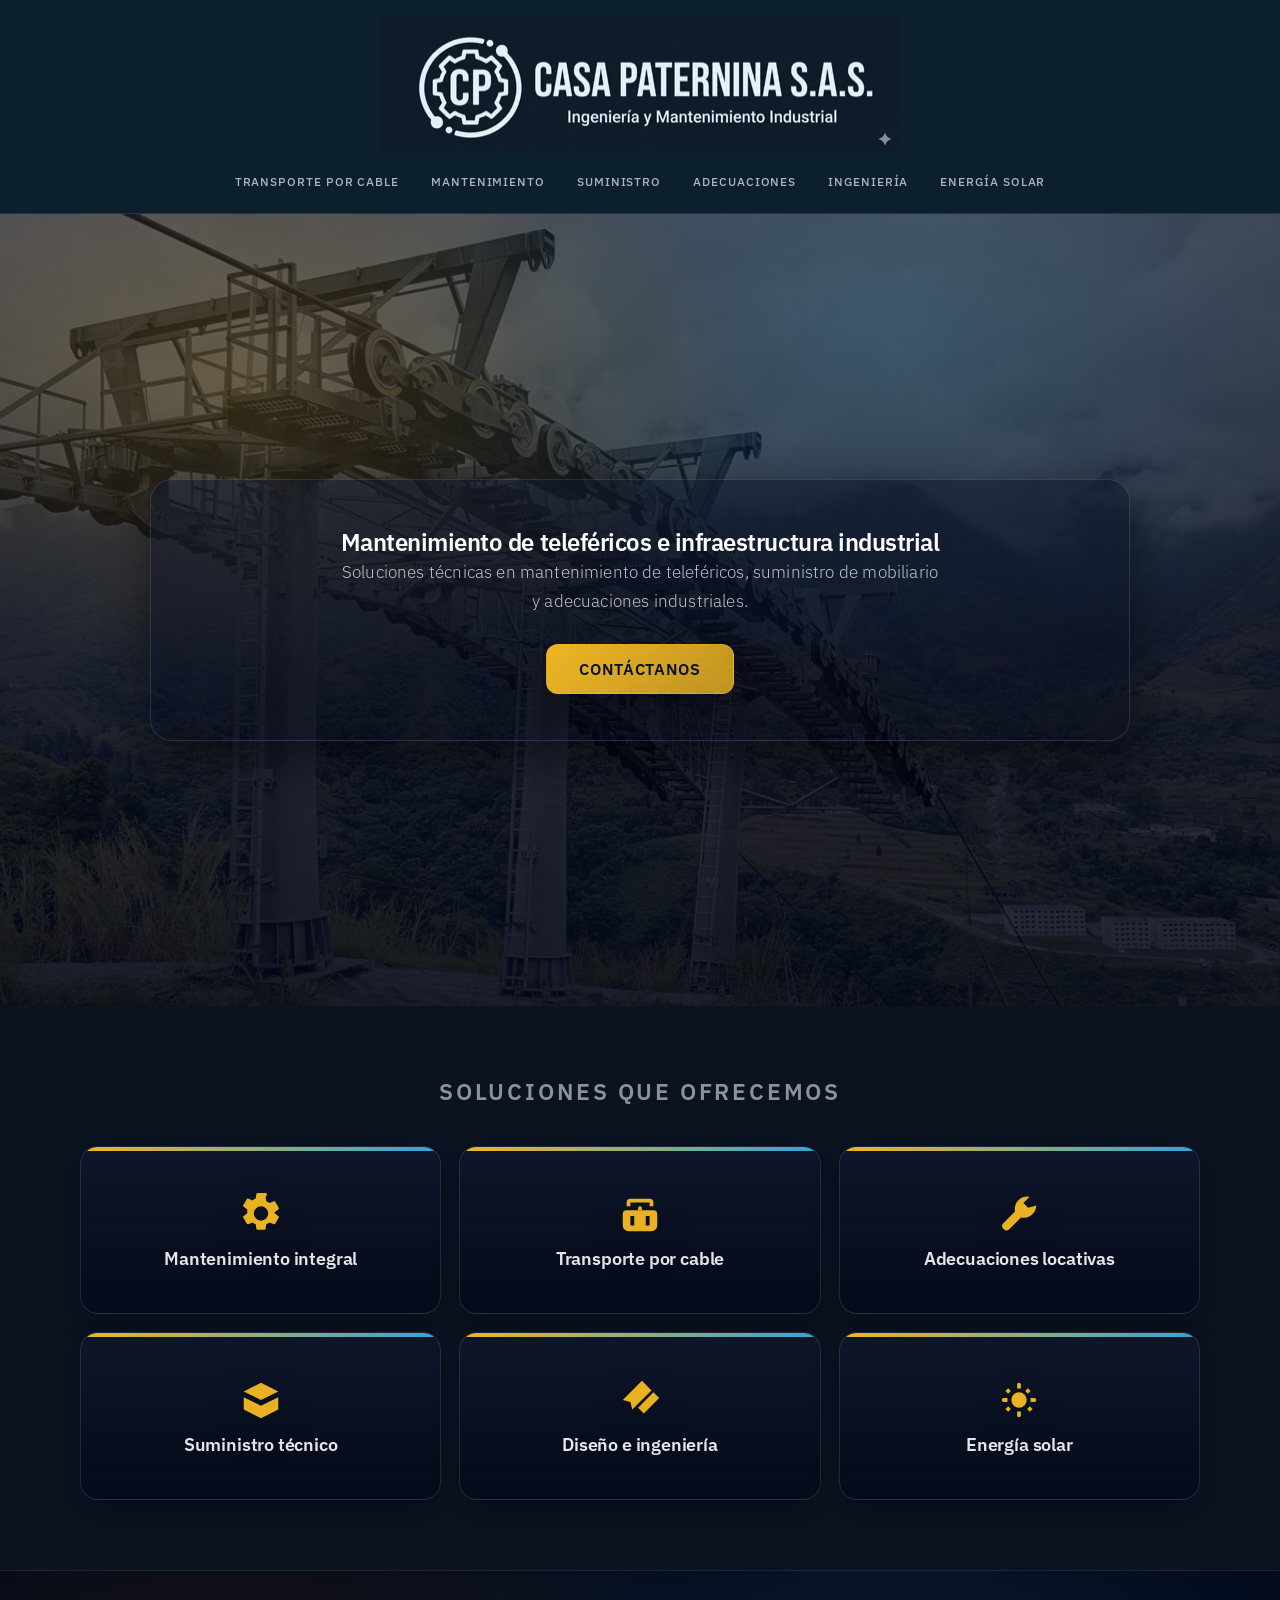
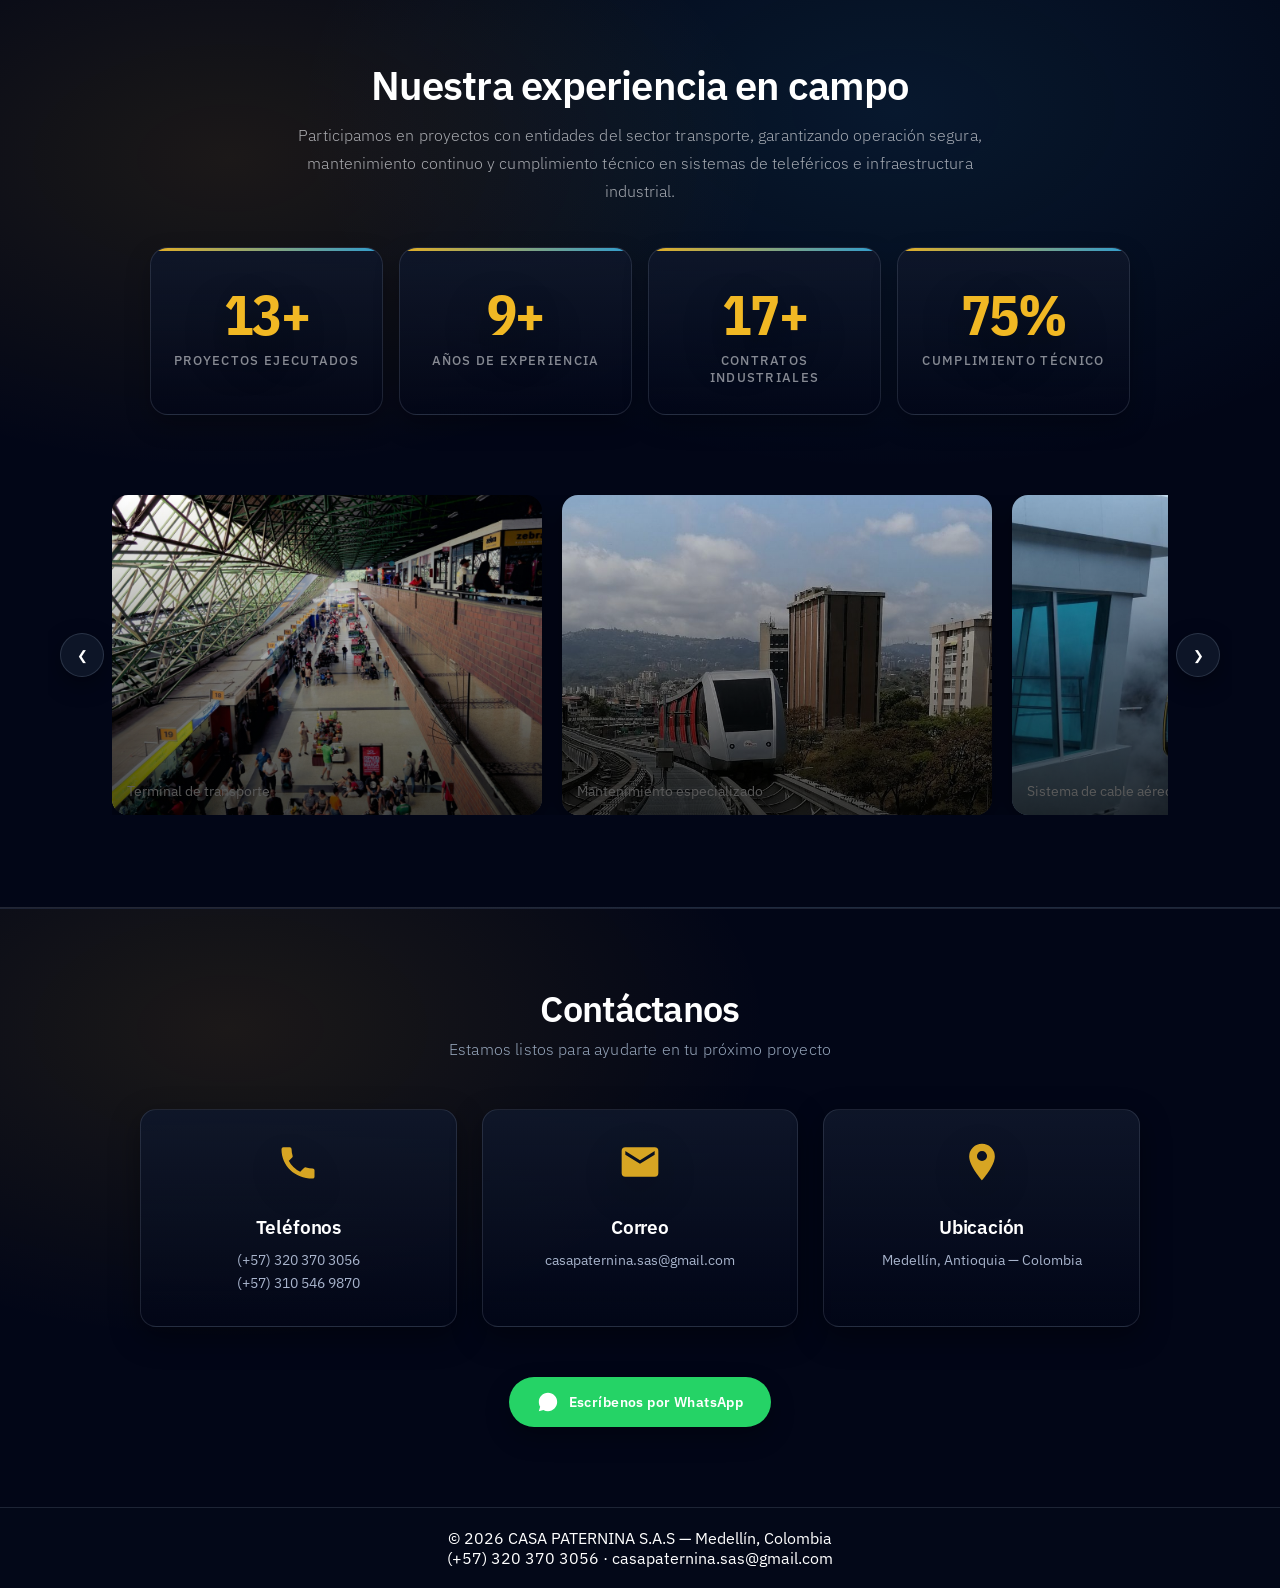
<file: index.html>
<!DOCTYPE html>
<html lang="es">
<head>
    <meta charset="UTF-8">
    <meta name="viewport" content="width=device-width, initial-scale=1.0">
    <meta name="theme-color" content="#0b1220">
    <meta name="color-scheme" content="dark">

    <title>Casa Paternina SAS — Mantenimiento de Teleféricos e Infraestructura Industrial</title>
    <meta name="description" content="Empresa colombiana especializada en mantenimiento de teleféricos y sistemas de transporte por cable. Experiencia comprobada en infraestructura industrial, adecuaciones locativas y suministro técnico institucional.">
    <meta name="author" content="Casa Paternina SAS">
    <meta name="robots" content="index, follow">
    <link rel="canonical" href="https://www.casapaternina.com/">

    <!-- Favicon -->
    <link rel="icon" type="image/png" href="img/favicon.png">
    <link rel="apple-touch-icon" href="img/favicon.png">

    <!-- Open Graph -->
    <meta property="og:type" content="website">
    <meta property="og:url" content="https://www.casapaternina.com/">
    <meta property="og:title" content="Casa Paternina SAS — Mantenimiento de Teleféricos e Infraestructura Industrial">
    <meta property="og:description" content="Empresa colombiana especializada en mantenimiento de teleféricos y sistemas de transporte por cable. Soluciones técnicas industriales con trayectoria comprobada en proyectos de infraestructura crítica.">
    <meta property="og:image" content="https://www.casapaternina.com/img/foto1teleferico.jpg">
    <meta property="og:image:width" content="1200">
    <meta property="og:image:height" content="630">
    <meta property="og:locale" content="es_CO">
    <meta property="og:site_name" content="Casa Paternina SAS">

    <!-- Twitter Card -->
    <meta name="twitter:card" content="summary_large_image">
    <meta name="twitter:title" content="Casa Paternina SAS — Mantenimiento de Teleféricos e Infraestructura Industrial">
    <meta name="twitter:description" content="Empresa especializada en mantenimiento de teleféricos, transporte por cable y mantenimiento industrial. Medellín, Colombia.">
    <meta name="twitter:image" content="https://www.casapaternina.com/img/foto1teleferico.jpg">

    <!-- Preload LCP image (hero background) -->
    <link rel="preload" as="image" fetchpriority="high" href="img/proyecto3.jpeg">

    <!-- Google Fonts — non-blocking -->
    <link rel="preconnect" href="https://fonts.googleapis.com">
    <link rel="preconnect" href="https://fonts.gstatic.com" crossorigin>
    <link rel="preload" as="style" href="https://fonts.googleapis.com/css2?family=IBM+Plex+Sans:wght@300;400;500;600&family=IBM+Plex+Sans+Condensed:wght@700&display=swap">
    <link rel="stylesheet" href="https://fonts.googleapis.com/css2?family=IBM+Plex+Sans:wght@300;400;500;600&family=IBM+Plex+Sans+Condensed:wght@700&display=swap" media="print" onload="this.media='all'">
    <noscript><link rel="stylesheet" href="https://fonts.googleapis.com/css2?family=IBM+Plex+Sans:wght@300;400;500;600&family=IBM+Plex+Sans+Condensed:wght@700&display=swap"></noscript>
    <link rel="stylesheet" href="style.css">

</head>
<body>

<!-- HEADER -->
<header class="header">
    <a href="index.html" aria-label="Casa Paternina SAS — Inicio">
        <img src="img/logo2.png" alt="Casa Paternina SAS" class="logo-header" width="520" height="138" loading="eager" fetchpriority="high">
    </a>
    <nav aria-label="Navegación principal">
        <ul class="nav-list">
            <li><a href="transporte.html">Transporte por cable</a></li>
            <li><a href="mantenimiento.html">Mantenimiento</a></li>
            <li><a href="suministro.html">Suministro</a></li>
            <li><a href="adecuaciones.html">Adecuaciones</a></li>
            <li><a href="ingenieria.html">Ingeniería</a></li>
            <li><a href="energia.html">Energía solar</a></li>
        </ul>
    </nav>
</header>

<main>

<!-- HERO -->
<section class="hero">
    <div class="hero-content">
        <h1>Mantenimiento de teleféricos e infraestructura industrial</h1>
        <p>Soluciones técnicas en mantenimiento de teleféricos, suministro de mobiliario y adecuaciones industriales.</p>
        <a href="https://wa.me/573203703056" class="btn" rel="noopener noreferrer" target="_blank">Contáctanos</a>
    </div>
</section>

<!-- ================= SERVICIOS ================= -->
<section class="servicios" id="soluciones">
    <h2>Soluciones que ofrecemos</h2>

    <div class="grid">

        <a href="mantenimiento.html">
            <div class="card">
                <svg class="card-icon" viewBox="0 0 24 24" aria-hidden="true">
                    <path fill="currentColor" d="M19.14 12.94c.04-.31.06-.63.06-.94s-.02-.63-.06-.94l2.03-1.58a.5.5 0 0 0 .12-.64l-1.92-3.32a.5.5 0 0 0-.6-.22l-2.39.96a7.08 7.08 0 0 0-1.63-.94l-.36-2.54A.5.5 0 0 0 13.9 1h-3.8a.5.5 0 0 0-.49.42l-.36 2.54c-.58.23-1.12.54-1.63.94l-2.39-.96a.5.5 0 0 0-.6.22L2.71 7.48a.5.5 0 0 0 .12.64l2.03 1.58c-.04.31-.06.63-.06.94s.02.63.06.94l-2.03 1.58a.5.5 0 0 0-.12.64l1.92 3.32a.5.5 0 0 0 .6.22l2.39-.96c.5.4 1.05.71 1.63.94l.36 2.54a.5.5 0 0 0 .49.42h3.8a.5.5 0 0 0 .49-.42l.36-2.54c.58-.23 1.12-.54 1.63-.94l2.39.96a.5.5 0 0 0 .6-.22l1.92-3.32a.5.5 0 0 0-.12-.64l-2.03-1.58zM12 15.5A3.5 3.5 0 1 1 12 8a3.5 3.5 0 0 1 0 7.5z"/>
                </svg>
                <h3>Mantenimiento integral</h3>
            </div>
        </a>

        <a href="transporte.html">
            <div class="card">
                <svg class="card-icon" viewBox="0 0 24 24" aria-hidden="true">
                    <path fill="currentColor" d="M7 4h10a2 2 0 0 1 2 2v2h-2V6H7v2H5V6a2 2 0 0 1 2-2z"/>
                    <path fill="currentColor" d="M5 10h14a2 2 0 0 1 2 2v6a3 3 0 0 1-3 3H6a3 3 0 0 1-3-3v-6a2 2 0 0 1 2-2zm2 3v5h2v-5H7zm8 0v5h2v-5h-2z"/>
                    <path fill="currentColor" d="M12 8a1 1 0 0 1 1 1v1h-2V9a1 1 0 0 1 1-1z"/>
                </svg>
                <h3>Transporte por cable</h3>
            </div>
        </a>

        <a href="adecuaciones.html">
            <div class="card">
                <svg class="card-icon" viewBox="0 0 24 24" aria-hidden="true">
                    <path fill="currentColor" d="M21 7.5a6.5 6.5 0 0 1-7.96 6.33l-6.1 6.1a2 2 0 0 1-2.83 0l-.28-.28a2 2 0 0 1 0-2.83l6.1-6.1A6.5 6.5 0 0 1 17.5 3l-3.2 3.2 2.5 2.5L21 7.5z"/>
                </svg>
                <h3>Adecuaciones locativas</h3>
            </div>
        </a>

        <a href="suministro.html">
            <div class="card">
                <svg class="card-icon" viewBox="0 0 24 24" aria-hidden="true">
                    <path fill="currentColor" d="M21 7.5 12 3 3 7.5l9 4.5 9-4.5z"/>
                    <path fill="currentColor" d="M3 10.5V17l9 4.5V15l-9-4.5z"/>
                    <path fill="currentColor" d="M21 10.5 12 15v6.5L21 17v-6.5z"/>
                </svg>
                <h3>Suministro técnico</h3>
            </div>
        </a>

        <a href="ingenieria.html">
            <div class="card">
                <svg class="card-icon" viewBox="0 0 24 24" aria-hidden="true">
                    <path fill="currentColor" d="M13 2 3 12l4 1 1 4L18 7l-5-5z"/>
                    <path fill="currentColor" d="M19 8l3 3-8 8-3-3 8-8z"/>
                </svg>
                <h3>Diseño e ingeniería</h3>
            </div>
        </a>

        <a href="energia.html">
            <div class="card">
                <svg class="card-icon" viewBox="0 0 24 24" aria-hidden="true">
                    <path fill="currentColor" d="M12 3a1 1 0 0 1 1 1v2h-2V4a1 1 0 0 1 1-1zM4 11h2v2H4a1 1 0 0 1-1-1 1 1 0 0 1 1-1zm14 0h2a1 1 0 0 1 1 1 1 1 0 0 1-1 1h-2v-2zM11 18h2v2a1 1 0 0 1-1 1 1 1 0 0 1-1-1v-2z"/>
                    <path fill="currentColor" d="M12 8a4 4 0 1 0 0 8 4 4 0 0 0 0-8z"/>
                    <path fill="currentColor" d="M6.34 5.93 7.76 7.35 6.34 8.76 4.93 7.35 6.34 5.93zm10.31 0 1.41 1.42-1.41 1.41-1.42-1.41 1.42-1.42zM4.93 16.65l1.41-1.41 1.42 1.41-1.42 1.42-1.41-1.42zm12.72-1.41 1.42 1.41-1.42 1.42-1.41-1.42 1.41-1.41z"/>
                </svg>
                <h3>Energía solar</h3>
            </div>
        </a>

    </div>
</section>

<!-- ================= EXPERIENCIA ================= -->
<section class="experiencia" id="experiencia">

    <div class="exp-header">
        <h2>Nuestra experiencia en campo</h2>
        <p>
            Participamos en proyectos con entidades del sector transporte, garantizando operación segura,
            mantenimiento continuo y cumplimiento técnico en sistemas de teleféricos e infraestructura industrial.
        </p>

        <div class="metrics">
            <div class="metric">
                <div class="metric-number" data-count-to="15" data-suffix="+">1</div>
                <span>Proyectos ejecutados</span>
            </div>
            <div class="metric">
                <div class="metric-number" data-count-to="10" data-suffix="+">1</div>
                <span>Años de experiencia</span>
            </div>
            <div class="metric">
                <div class="metric-number" data-count-to="20" data-suffix="+">1</div>
                <span>Contratos industriales</span>
            </div>
            <div class="metric">
                <div class="metric-number" data-count-to="100" data-suffix="%">1</div>
                <span>Cumplimiento técnico</span>
            </div>
        </div>
    </div>

    <div class="carousel-container" role="region" aria-roledescription="carrusel" aria-label="Galería de proyectos ejecutados por Casa Paternina SAS">

        <button type="button" class="carousel-btn prev" aria-label="Ver imagen anterior">&#10094;</button>
        <button type="button" class="carousel-btn next" aria-label="Ver imagen siguiente">&#10095;</button>

        <div class="carousel" id="carousel" tabindex="0">
            <div class="carousel-track">

                <div class="slide">
                    <img src="img/foto1terminaltransporte.jpg" alt="Terminal de transporte por cable — proyecto Casa Paternina SAS en Colombia" loading="lazy" decoding="async" width="430" height="320">
                    <div class="slide-text">Terminal de transporte</div>
                </div>

                <div class="slide">
                    <img src="img/proyecto1.jpeg" alt="Mantenimiento preventivo de sistema de teleférico en Colombia" loading="lazy" decoding="async" width="430" height="320">
                    <div class="slide-text">Mantenimiento especializado</div>
                </div>

                <div class="slide">
                    <img src="img/proyecto2.jpeg" alt="Cable aéreo — inspección y mantenimiento técnico especializado" loading="lazy" decoding="async" width="430" height="320">
                    <div class="slide-text">Sistema de cable aéreo</div>
                </div>

                <div class="slide">
                    <img src="img/proyecto3.jpeg" alt="Operación técnica de teleférico — infraestructura de transporte por cable" loading="lazy" decoding="async" width="430" height="320">
                    <div class="slide-text">Operación técnica</div>
                </div>

                <div class="slide">
                    <img src="img/proyecto4.jpeg" alt="Proyecto de infraestructura industrial — Casa Paternina SAS" loading="lazy" decoding="async" width="430" height="320">
                    <div class="slide-text">Infraestructura industrial</div>
                </div>

                <div class="slide">
                    <img src="img/proyecto5.jpeg" alt="Mantenimiento correctivo de sistemas de transporte por cable" loading="lazy" decoding="async" width="430" height="320">
                    <div class="slide-text">Mantenimiento correctivo</div>
                </div>

                <div class="slide">
                    <img src="img/proyecto6.jpeg" alt="Inspección técnica de sistemas de cable — control de calidad industrial" loading="lazy" decoding="async" width="430" height="320">
                    <div class="slide-text">Inspección técnica</div>
                </div>

                <div class="slide">
                    <img src="img/proyecto7.jpeg" alt="Optimización operativa de infraestructura de transporte industrial" loading="lazy" decoding="async" width="430" height="320">
                    <div class="slide-text">Optimización operativa</div>
                </div>

                <div class="slide">
                    <img src="img/foto1ingenieria.jpg" alt="Diseño e ingeniería industrial aplicada — Casa Paternina SAS" loading="lazy" decoding="async" width="430" height="320">
                    <div class="slide-text">Diseño e ingeniería</div>
                </div>

                <div class="slide">
                    <img src="img/foto2ingenieria.jpg" alt="Ingeniería aplicada a sistemas de transporte por cable" loading="lazy" decoding="async" width="430" height="320">
                    <div class="slide-text">Ingeniería aplicada</div>
                </div>

                <div class="slide">
                    <img src="img/foto1mantenimiento.jpg" alt="Mantenimiento especializado de equipos industriales en Colombia" loading="lazy" decoding="async" width="430" height="320">
                    <div class="slide-text">Mantenimiento especializado</div>
                </div>

                <div class="slide">
                    <img src="img/foto1mobiliario.jpg" alt="Mobiliario institucional para terminal de transporte" loading="lazy" decoding="async" width="430" height="320">
                    <div class="slide-text">Mobiliario industrial</div>
                </div>

                <div class="slide">
                    <img src="img/foto2mobiliario.jpg" alt="Soluciones de mobiliario para infraestructura institucional" loading="lazy" decoding="async" width="430" height="320">
                    <div class="slide-text">Soluciones de mobiliario</div>
                </div>

                <div class="slide">
                    <img src="img/foto3mobiliario.jpg" alt="Adecuaciones locativas con mobiliario técnico especializado" loading="lazy" decoding="async" width="430" height="320">
                    <div class="slide-text">Adecuaciones locativas</div>
                </div>

                <div class="slide">
                    <img src="img/foto4mobiliario.jpg" alt="Equipamiento y suministro para instalaciones industriales" loading="lazy" decoding="async" width="430" height="320">
                    <div class="slide-text">Equipamiento industrial</div>
                </div>

                <div class="slide">
                    <img src="img/foto1teleferico.jpg" alt="Sistema de teleférico — mantenimiento y operación técnica en Colombia" loading="lazy" decoding="async" width="430" height="320">
                    <div class="slide-text">Sistema de teleférico</div>
                </div>

                <div class="slide">
                    <img src="img/foto2telefericos.jpg" alt="Transporte por cable — ropeway maintenance Colombia" loading="lazy" decoding="async" width="430" height="320">
                    <div class="slide-text">Transporte por cable</div>
                </div>

            </div>
        </div>

    </div>

</section>

<!-- ================= CONTACTO PRO ================= -->
<section class="contacto-pro">

    <h2>Contáctanos</h2>
    <p class="contacto-sub">Estamos listos para ayudarte en tu próximo proyecto</p>

    <div class="contacto-grid">

        <div class="contacto-card">
            <svg class="icono" viewBox="0 0 24 24" aria-hidden="true">
                <path fill="currentColor" d="M6.62 10.79a15.05 15.05 0 0 0 6.59 6.59l2.2-2.2a1 1 0 0 1 1.01-.24c1.12.37 2.33.57 3.58.57a1 1 0 0 1 1 1V20a1 1 0 0 1-1 1C10.07 21 3 13.93 3 5a1 1 0 0 1 1-1h3.5a1 1 0 0 1 1 1c0 1.25.2 2.46.57 3.58a1 1 0 0 1-.24 1.01l-2.2 2.2z"/>
            </svg>
            <h3>Teléfonos</h3>
            <p><a href="tel:+573203703056">(+57) 320 370 3056</a></p>
            <p><a href="tel:+573105469870">(+57) 310 546 9870</a></p>
        </div>

        <div class="contacto-card">
            <svg class="icono" viewBox="0 0 24 24" aria-hidden="true">
                <path fill="currentColor" d="M20 4H4a2 2 0 0 0-2 2v12a2 2 0 0 0 2 2h16a2 2 0 0 0 2-2V6a2 2 0 0 0-2-2zm0 4-8 5-8-5V6l8 5 8-5v2z"/>
            </svg>
            <h3>Correo</h3>
            <p><a href="mailto:casapaternina.sas@gmail.com">casapaternina.sas@gmail.com</a></p>
        </div>

        <div class="contacto-card">
            <svg class="icono" viewBox="0 0 24 24" aria-hidden="true">
                <path fill="currentColor" d="M12 2a7 7 0 0 0-7 7c0 5.25 7 13 7 13s7-7.75 7-13a7 7 0 0 0-7-7zm0 9.5A2.5 2.5 0 1 1 12 6a2.5 2.5 0 0 1 0 5.5z"/>
            </svg>
            <h3>Ubicación</h3>
            <p>Medellín, Antioquia — Colombia</p>
        </div>

    </div>

    <!-- BOTÓN WHATSAPP -->
    <div class="whatsapp-box">
        <a href="https://wa.me/573203703056" target="_blank" rel="noopener noreferrer" class="btn-whatsapp">
            <svg class="icono-wsp" viewBox="0 0 24 24" aria-hidden="true" width="22" height="22" fill="currentColor"><path d="M17.472 14.382c-.297-.149-1.758-.867-2.03-.967-.273-.099-.471-.148-.67.15-.197.297-.767.966-.94 1.164-.173.199-.347.223-.644.075-.297-.15-1.255-.463-2.39-1.475-.883-.788-1.48-1.761-1.653-2.059-.173-.297-.018-.458.13-.606.134-.133.298-.347.446-.52.149-.174.198-.298.298-.497.099-.198.05-.371-.025-.52-.075-.149-.669-1.612-.916-2.207-.242-.579-.487-.5-.669-.51-.173-.008-.371-.01-.57-.01-.198 0-.52.074-.792.372-.272.297-1.04 1.016-1.04 2.479 0 1.462 1.065 2.875 1.213 3.074.149.198 2.096 3.2 5.077 4.487.709.306 1.262.489 1.694.625.712.227 1.36.195 1.871.118.571-.085 1.758-.719 2.006-1.413.248-.694.248-1.289.173-1.413-.074-.124-.272-.198-.57-.347z"/><path d="M12 2C6.477 2 2 6.477 2 12c0 1.89.525 3.66 1.438 5.168L2 22l4.985-1.406A9.941 9.941 0 0 0 12 22c5.523 0 10-4.477 10-10S17.523 2 12 2z"/></svg>
            Escríbenos por WhatsApp
        </a>
    </div>

</section>

</main>

<!-- FOOTER -->
<footer>
    <address style="font-style:normal;">
        <p>© 2026 CASA PATERNINA S.A.S — Medellín, Colombia</p>
        <p><a href="tel:+573203703056" style="color:inherit;">(+57) 320 370 3056</a> · <a href="mailto:casapaternina.sas@gmail.com" style="color:inherit;">casapaternina.sas@gmail.com</a></p>
    </address>
</footer>

<script type="application/ld+json">
{
  "@context": "https://schema.org",
  "@graph": [
    {
      "@type": ["Organization", "LocalBusiness"],
      "@id": "https://www.casapaternina.com/#organization",
      "name": "Casa Paternina SAS",
      "url": "https://www.casapaternina.com",
      "logo": {
        "@type": "ImageObject",
        "url": "https://www.casapaternina.com/img/logo2.png"
      },
      "image": "https://www.casapaternina.com/img/foto1teleferico.jpg",
      "description": "Empresa colombiana especializada en mantenimiento de teleféricos, sistemas de transporte por cable, mantenimiento industrial, adecuaciones locativas y suministro de mobiliario institucional.",
      "telephone": "+57-320-370-3056",
      "email": "casapaternina.sas@gmail.com",
      "address": {
        "@type": "PostalAddress",
        "addressLocality": "Medellín",
        "addressRegion": "Antioquia",
        "addressCountry": "CO"
      },
      "contactPoint": [
        {
          "@type": "ContactPoint",
          "telephone": "+57-320-370-3056",
          "contactType": "customer service",
          "areaServed": ["CO"],
          "availableLanguage": "Spanish"
        },
        {
          "@type": "ContactPoint",
          "telephone": "+57-310-546-9870",
          "contactType": "customer service",
          "areaServed": ["CO"],
          "availableLanguage": "Spanish"
        }
      ],
      "areaServed": [{"@type": "Country", "name": "Colombia"}],
      "knowsAbout": [
        "Mantenimiento de teleféricos",
        "Sistemas de transporte por cable",
        "Ropeway maintenance",
        "Cable car maintenance",
        "Mantenimiento industrial",
        "Adecuaciones locativas",
        "Energía solar fotovoltaica"
      ],
      "priceRange": "$$",
      "sameAs": []
    },
    {
      "@type": "WebSite",
      "@id": "https://www.casapaternina.com/#website",
      "url": "https://www.casapaternina.com",
      "name": "Casa Paternina SAS",
      "publisher": { "@id": "https://www.casapaternina.com/#organization" },
      "inLanguage": "es"
    },
    {
      "@type": "ItemList",
      "name": "Servicios Casa Paternina SAS",
      "itemListElement": [
        { "@type": "ListItem", "position": 1, "name": "Transporte por cable y teleféricos", "url": "https://www.casapaternina.com/transporte.html" },
        { "@type": "ListItem", "position": 2, "name": "Mantenimiento industrial integral", "url": "https://www.casapaternina.com/mantenimiento.html" },
        { "@type": "ListItem", "position": 3, "name": "Suministro técnico institucional", "url": "https://www.casapaternina.com/suministro.html" },
        { "@type": "ListItem", "position": 4, "name": "Adecuaciones locativas industriales", "url": "https://www.casapaternina.com/adecuaciones.html" },
        { "@type": "ListItem", "position": 5, "name": "Diseño e ingeniería industrial", "url": "https://www.casapaternina.com/ingenieria.html" },
        { "@type": "ListItem", "position": 6, "name": "Energía solar fotovoltaica", "url": "https://www.casapaternina.com/energia.html" }
      ]
    }
  ]
}
</script>
<script src="main.js" defer></script>

</body>
</html>
</file>
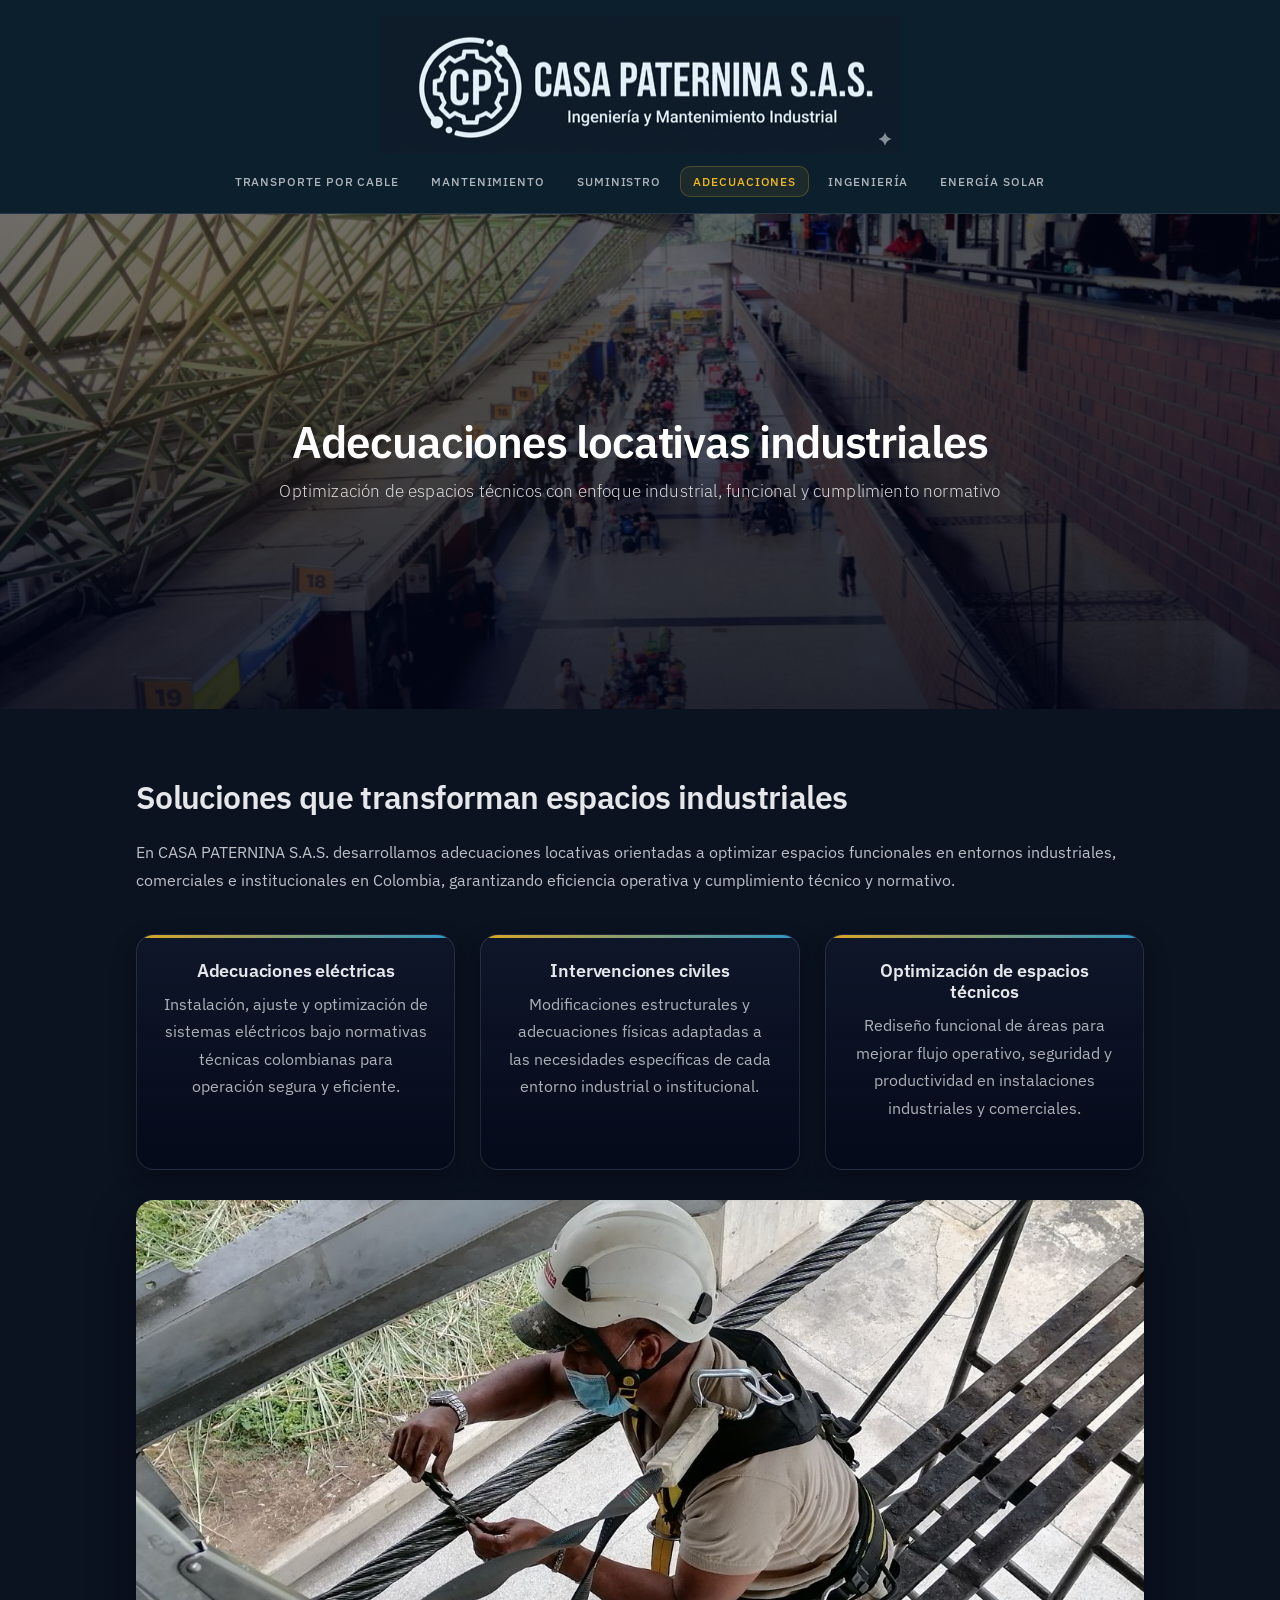
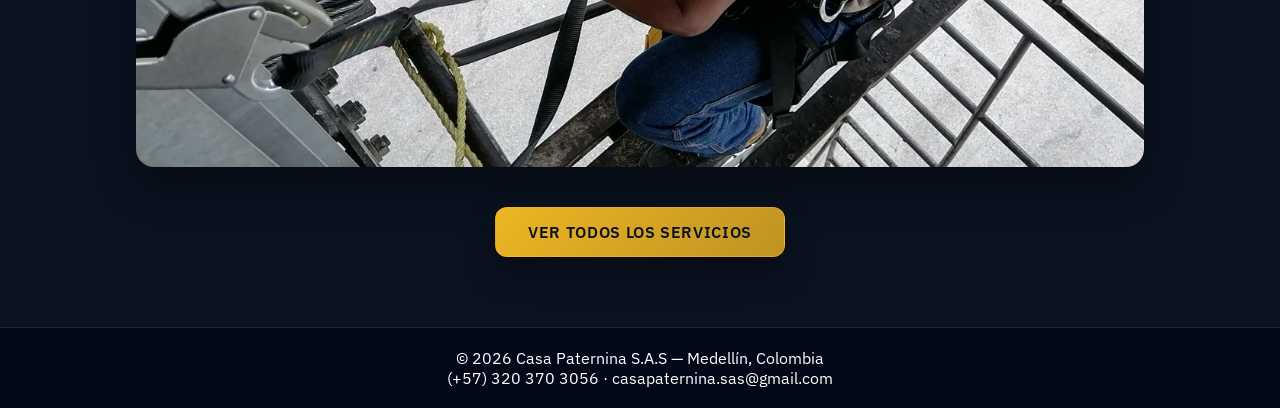
<file: adecuaciones.html>
<!DOCTYPE html>
<html lang="es">
<head>
    <meta charset="UTF-8">
    <meta name="viewport" content="width=device-width, initial-scale=1.0">
    <meta name="theme-color" content="#0b1220">
    <meta name="color-scheme" content="dark">

    <title>Adecuaciones Locativas e Infraestructura Industrial | Casa Paternina SAS</title>
    <meta name="description" content="Adecuaciones locativas para espacios industriales, comerciales e institucionales en Colombia. Intervenciones civiles, adecuaciones eléctricas y optimización de espacios técnicos con cumplimiento normativo.">
    <meta name="keywords" content="adecuaciones locativas Colombia, adecuaciones industriales Medellín, intervenciones civiles industria, adecuaciones eléctricas industriales, optimización espacios industriales, remodelación instalaciones técnicas, adecuaciones institucionales Colombia">
    <meta name="author" content="Casa Paternina SAS">
    <meta name="robots" content="index, follow">
    <link rel="canonical" href="https://www.casapaternina.com/adecuaciones.html">

    <!-- Favicon -->
    <link rel="icon" type="image/png" href="img/favicon.png">
    <link rel="apple-touch-icon" href="img/favicon.png">

    <!-- Open Graph -->
    <meta property="og:type" content="website">
    <meta property="og:url" content="https://www.casapaternina.com/adecuaciones.html">
    <meta property="og:title" content="Adecuaciones Locativas e Infraestructura Industrial | Casa Paternina SAS">
    <meta property="og:description" content="Adecuaciones locativas industriales, civiles y eléctricas para espacios institucionales y comerciales en Colombia. Cumplimiento técnico garantizado.">
    <meta property="og:image" content="https://www.casapaternina.com/img/foto1terminaltransporte.jpg">
    <meta property="og:image:width" content="1200">
    <meta property="og:image:height" content="630">
    <meta property="og:locale" content="es_CO">
    <meta property="og:site_name" content="Casa Paternina SAS">

    <!-- Twitter Card -->
    <meta name="twitter:card" content="summary_large_image">
    <meta name="twitter:title" content="Adecuaciones Locativas Industriales | Casa Paternina SAS">
    <meta name="twitter:description" content="Adecuaciones locativas industriales, civiles y eléctricas para espacios institucionales y comerciales en Colombia.">
    <meta name="twitter:image" content="https://www.casapaternina.com/img/foto1terminaltransporte.jpg">

    <!-- Preload LCP image (hero) -->
    <link rel="preload" as="image" fetchpriority="high" href="img/foto1terminaltransporte.jpg">

    <!-- Google Fonts — non-blocking -->
    <link rel="preconnect" href="https://fonts.googleapis.com">
    <link rel="preconnect" href="https://fonts.gstatic.com" crossorigin>
    <link rel="preload" as="style" href="https://fonts.googleapis.com/css2?family=IBM+Plex+Sans:wght@300;400;500;600&family=IBM+Plex+Sans+Condensed:wght@700&display=swap">
    <link rel="stylesheet" href="https://fonts.googleapis.com/css2?family=IBM+Plex+Sans:wght@300;400;500;600&family=IBM+Plex+Sans+Condensed:wght@700&display=swap" media="print" onload="this.media='all'">
    <noscript><link rel="stylesheet" href="https://fonts.googleapis.com/css2?family=IBM+Plex+Sans:wght@300;400;500;600&family=IBM+Plex+Sans+Condensed:wght@700&display=swap"></noscript>
    <link rel="stylesheet" href="style.css">
</head>
<body>

<header class="header">
    <a href="index.html" aria-label="Casa Paternina SAS — Inicio">
        <img src="img/logo2.png" alt="Casa Paternina SAS" class="logo-header" width="520" height="138" loading="eager" fetchpriority="high">
    </a>
    <nav aria-label="Navegación principal">
        <ul class="nav-list">
            <li><a href="transporte.html">Transporte por cable</a></li>
            <li><a href="mantenimiento.html">Mantenimiento</a></li>
            <li><a href="suministro.html">Suministro</a></li>
            <li><a href="adecuaciones.html" aria-current="page">Adecuaciones</a></li>
            <li><a href="ingenieria.html">Ingeniería</a></li>
            <li><a href="energia.html">Energía solar</a></li>
        </ul>
    </nav>
</header>

<main>

<section class="page-hero" style="background: url('img/foto1terminaltransporte.jpg') center/cover no-repeat;">
    <div class="page-hero-content">
        <h1>Adecuaciones locativas industriales</h1>
        <p>Optimización de espacios técnicos con enfoque industrial, funcional y cumplimiento normativo</p>
    </div>
</section>

<section class="page-content">

    <h2>Soluciones que transforman espacios industriales</h2>
    <p>
        En CASA PATERNINA S.A.S. desarrollamos adecuaciones locativas orientadas a optimizar
        espacios funcionales en entornos industriales, comerciales e institucionales en Colombia,
        garantizando eficiencia operativa y cumplimiento técnico y normativo.
    </p>

    <div class="page-grid">

        <div class="page-box">
            <h3>Adecuaciones eléctricas</h3>
            <p>
                Instalación, ajuste y optimización de sistemas eléctricos bajo normativas
                técnicas colombianas para operación segura y eficiente.
            </p>
        </div>

        <div class="page-box">
            <h3>Intervenciones civiles</h3>
            <p>
                Modificaciones estructurales y adecuaciones físicas adaptadas a las necesidades
                específicas de cada entorno industrial o institucional.
            </p>
        </div>

        <div class="page-box">
            <h3>Optimización de espacios técnicos</h3>
            <p>
                Rediseño funcional de áreas para mejorar flujo operativo, seguridad y
                productividad en instalaciones industriales y comerciales.
            </p>
        </div>

    </div>

    <img src="img/proyecto4.jpeg" alt="Adecuaciones locativas industriales — Casa Paternina SAS Colombia" class="page-img" width="1200" height="675" loading="lazy" decoding="async">

    <div style="text-align:center; margin-top:40px;">
        <a href="index.html#soluciones" class="btn">Ver todos los servicios</a>
    </div>

</section>

</main>

<script type="application/ld+json">
{
  "@context": "https://schema.org",
  "@graph": [
    {
      "@type": "Service",
      "name": "Adecuaciones locativas e infraestructura industrial",
      "provider": {
        "@type": "Organization",
        "@id": "https://www.casapaternina.com/#organization",
        "name": "Casa Paternina SAS",
        "url": "https://www.casapaternina.com"
      },
      "description": "Adecuaciones locativas industriales, civiles y eléctricas para espacios institucionales y comerciales en Colombia.",
      "serviceType": "Industrial Space Adaptation",
      "areaServed": [{"@type": "Country", "name": "Colombia"}],
      "url": "https://www.casapaternina.com/adecuaciones.html"
    },
    {
      "@type": "BreadcrumbList",
      "itemListElement": [
        { "@type": "ListItem", "position": 1, "name": "Inicio", "item": "https://www.casapaternina.com/" },
        { "@type": "ListItem", "position": 2, "name": "Adecuaciones locativas industriales", "item": "https://www.casapaternina.com/adecuaciones.html" }
      ]
    }
  ]
}
</script>

<footer>
    <address style="font-style:normal;">
        <p>© 2026 Casa Paternina S.A.S — Medellín, Colombia</p>
        <p><a href="tel:+573203703056" style="color:inherit;">(+57) 320 370 3056</a> · <a href="mailto:casapaternina.sas@gmail.com" style="color:inherit;">casapaternina.sas@gmail.com</a></p>
    </address>
</footer>

</body>
</html>
</file>
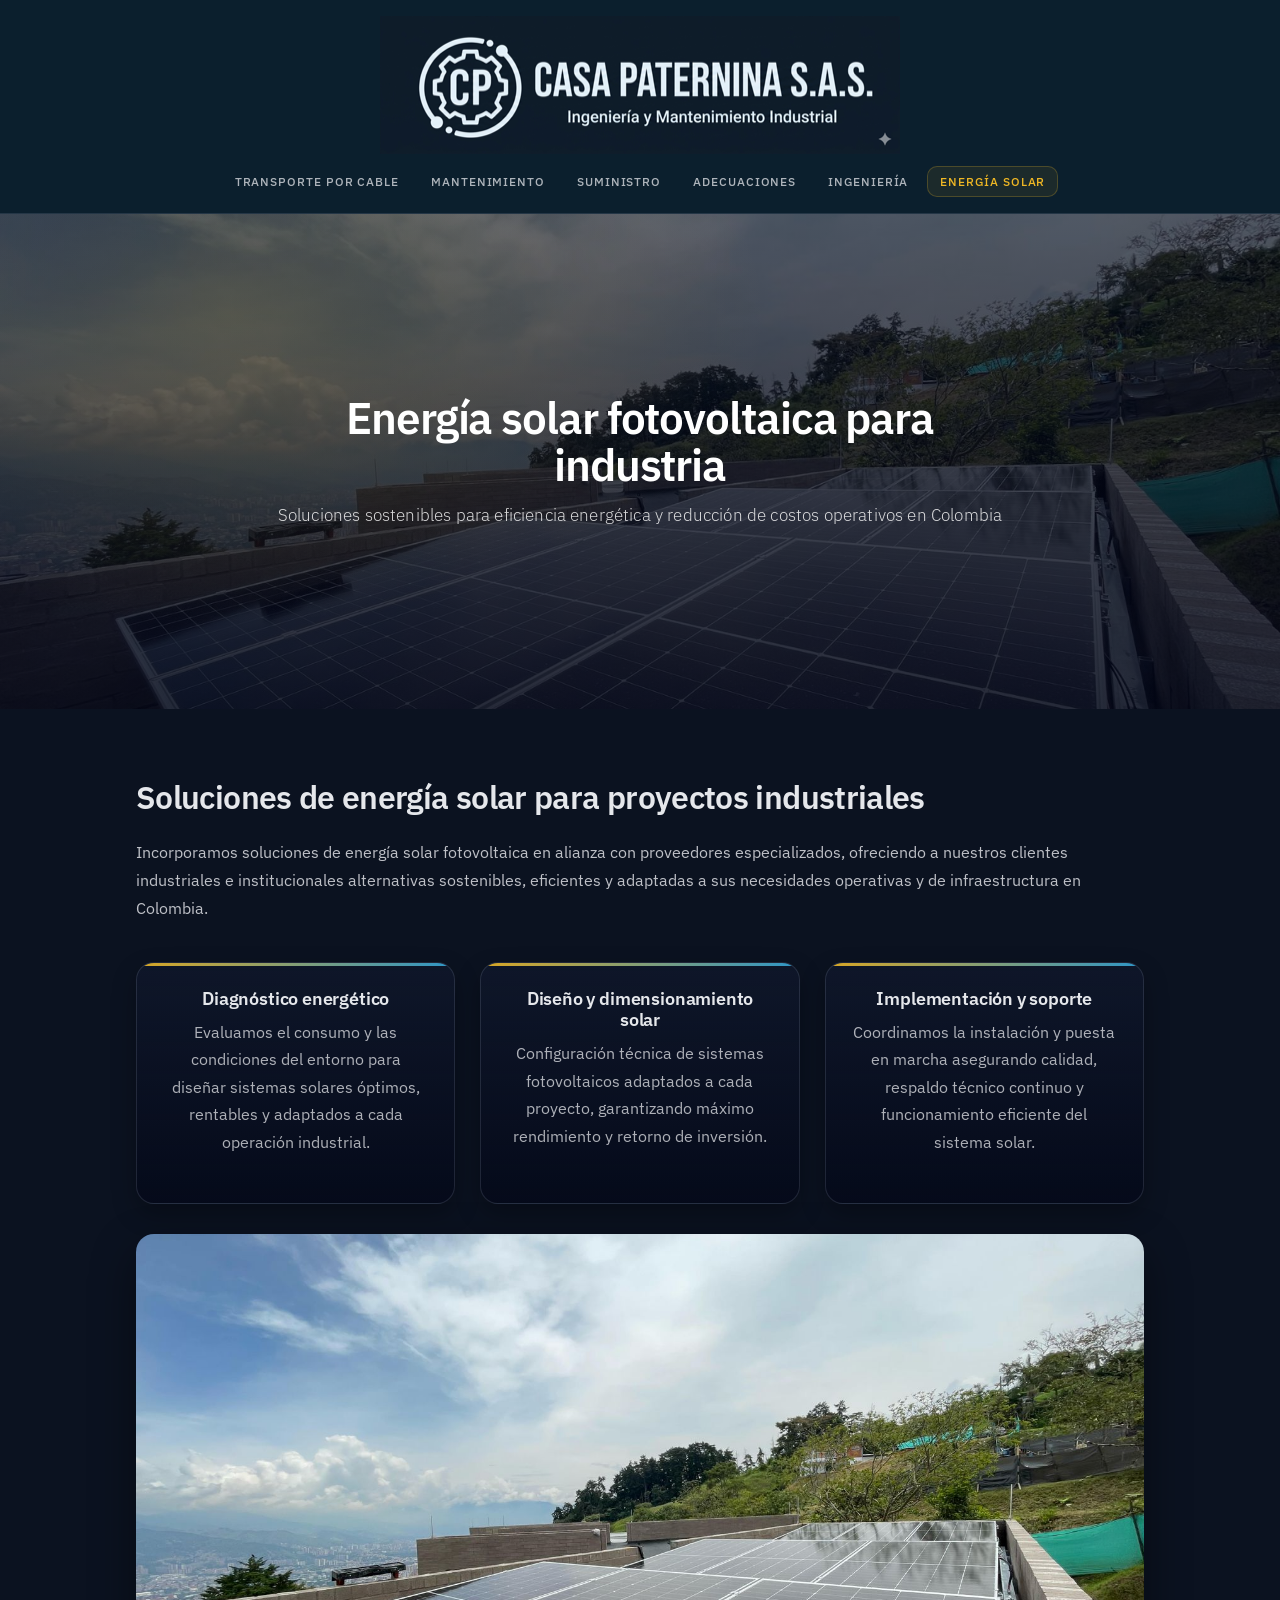
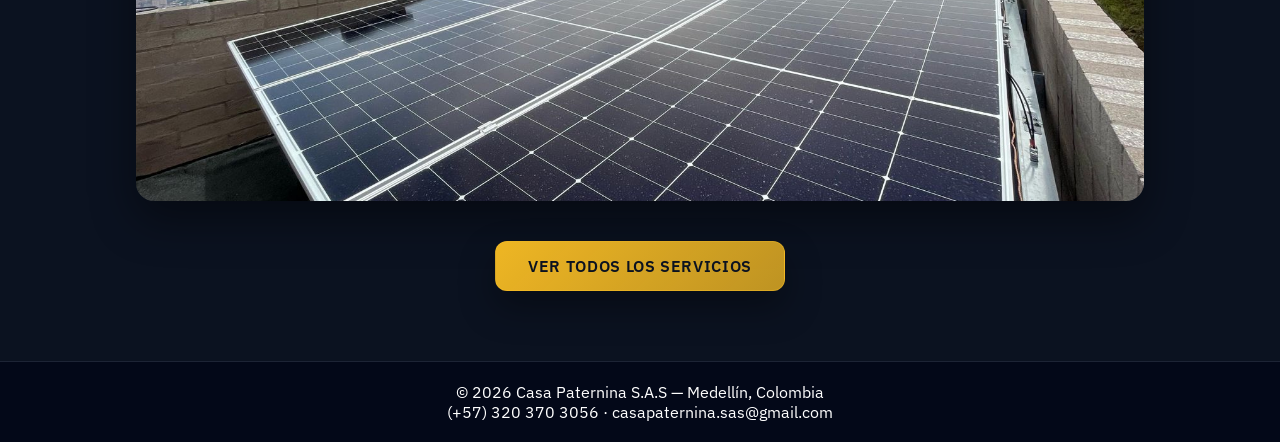
<file: energia.html>
<!DOCTYPE html>
<html lang="es">
<head>
    <meta charset="UTF-8">
    <meta name="viewport" content="width=device-width, initial-scale=1.0">
    <meta name="theme-color" content="#0b1220">
    <meta name="color-scheme" content="dark">

    <title>Soluciones de Energía Solar Fotovoltaica Industrial | Casa Paternina SAS</title>
    <meta name="description" content="Soluciones de energía solar fotovoltaica para industria e infraestructura: diagnóstico energético, diseño de sistemas solares, implementación y soporte técnico. Eficiencia y reducción de costos operativos en Colombia.">
    <meta name="keywords" content="energía solar industrial Colombia, paneles solares industria, energía fotovoltaica Medellín, sistemas solares industriales, diagnóstico energético Colombia, instalación paneles solares empresas, eficiencia energética industrial">
    <meta name="author" content="Casa Paternina SAS">
    <meta name="robots" content="index, follow">
    <link rel="canonical" href="https://www.casapaternina.com/energia.html">

    <!-- Favicon -->
    <link rel="icon" type="image/png" href="img/favicon.png">
    <link rel="apple-touch-icon" href="img/favicon.png">

    <!-- Open Graph -->
    <meta property="og:type" content="website">
    <meta property="og:url" content="https://www.casapaternina.com/energia.html">
    <meta property="og:title" content="Soluciones de Energía Solar Fotovoltaica Industrial | Casa Paternina SAS">
    <meta property="og:description" content="Diagnóstico energético, diseño e implementación de sistemas solares fotovoltaicos para proyectos industriales e institucionales en Colombia.">
    <meta property="og:image" content="https://www.casapaternina.com/img/proyecto5.jpeg">
    <meta property="og:image:width" content="1200">
    <meta property="og:image:height" content="630">
    <meta property="og:locale" content="es_CO">
    <meta property="og:site_name" content="Casa Paternina SAS">

    <!-- Twitter Card -->
    <meta name="twitter:card" content="summary_large_image">
    <meta name="twitter:title" content="Energía Solar Fotovoltaica Industrial | Casa Paternina SAS">
    <meta name="twitter:description" content="Diagnóstico energético, diseño e implementación de sistemas solares para industria en Colombia.">
    <meta name="twitter:image" content="https://www.casapaternina.com/img/proyecto5.jpeg">

    <!-- Preload LCP image (hero) -->
    <link rel="preload" as="image" fetchpriority="high" href="img/proyecto5.jpeg">

    <!-- Google Fonts — non-blocking -->
    <link rel="preconnect" href="https://fonts.googleapis.com">
    <link rel="preconnect" href="https://fonts.gstatic.com" crossorigin>
    <link rel="preload" as="style" href="https://fonts.googleapis.com/css2?family=IBM+Plex+Sans:wght@300;400;500;600&family=IBM+Plex+Sans+Condensed:wght@700&display=swap">
    <link rel="stylesheet" href="https://fonts.googleapis.com/css2?family=IBM+Plex+Sans:wght@300;400;500;600&family=IBM+Plex+Sans+Condensed:wght@700&display=swap" media="print" onload="this.media='all'">
    <noscript><link rel="stylesheet" href="https://fonts.googleapis.com/css2?family=IBM+Plex+Sans:wght@300;400;500;600&family=IBM+Plex+Sans+Condensed:wght@700&display=swap"></noscript>
    <link rel="stylesheet" href="style.css">
</head>
<body>

<header class="header">
    <a href="index.html" aria-label="Casa Paternina SAS — Inicio">
        <img src="img/logo2.png" alt="Casa Paternina SAS" class="logo-header" width="520" height="138" loading="eager" fetchpriority="high">
    </a>
    <nav aria-label="Navegación principal">
        <ul class="nav-list">
            <li><a href="transporte.html">Transporte por cable</a></li>
            <li><a href="mantenimiento.html">Mantenimiento</a></li>
            <li><a href="suministro.html">Suministro</a></li>
            <li><a href="adecuaciones.html">Adecuaciones</a></li>
            <li><a href="ingenieria.html">Ingeniería</a></li>
            <li><a href="energia.html" aria-current="page">Energía solar</a></li>
        </ul>
    </nav>
</header>

<main>

<section class="page-hero" style="background: url('img/proyecto5.jpeg') center/cover no-repeat;">
    <div class="page-hero-content">
        <h1>Energía solar fotovoltaica para industria</h1>
        <p>Soluciones sostenibles para eficiencia energética y reducción de costos operativos en Colombia</p>
    </div>
</section>

<section class="page-content">

    <h2>Soluciones de energía solar para proyectos industriales</h2>
    <p>
        Incorporamos soluciones de energía solar fotovoltaica en alianza con proveedores especializados,
        ofreciendo a nuestros clientes industriales e institucionales alternativas sostenibles, eficientes
        y adaptadas a sus necesidades operativas y de infraestructura en Colombia.
    </p>

    <div class="page-grid">

        <div class="page-box">
            <h3>Diagnóstico energético</h3>
            <p>
                Evaluamos el consumo y las condiciones del entorno para diseñar sistemas
                solares óptimos, rentables y adaptados a cada operación industrial.
            </p>
        </div>

        <div class="page-box">
            <h3>Diseño y dimensionamiento solar</h3>
            <p>
                Configuración técnica de sistemas fotovoltaicos adaptados a cada proyecto,
                garantizando máximo rendimiento y retorno de inversión.
            </p>
        </div>

        <div class="page-box">
            <h3>Implementación y soporte</h3>
            <p>
                Coordinamos la instalación y puesta en marcha asegurando calidad,
                respaldo técnico continuo y funcionamiento eficiente del sistema solar.
            </p>
        </div>

    </div>

    <img src="img/proyecto5.jpeg" alt="Proyecto de energía solar fotovoltaica industrial — Casa Paternina SAS Colombia" class="page-img" width="1200" height="675" loading="lazy" decoding="async">

    <div style="text-align:center; margin-top:40px;">
        <a href="index.html#soluciones" class="btn">Ver todos los servicios</a>
    </div>

</section>

</main>

<script type="application/ld+json">
{
  "@context": "https://schema.org",
  "@graph": [
    {
      "@type": "Service",
      "name": "Soluciones de energía solar fotovoltaica industrial",
      "provider": {
        "@type": "Organization",
        "@id": "https://www.casapaternina.com/#organization",
        "name": "Casa Paternina SAS",
        "url": "https://www.casapaternina.com"
      },
      "description": "Diagnóstico energético, diseño e implementación de sistemas solares fotovoltaicos para proyectos industriales e institucionales en Colombia.",
      "serviceType": "Solar Energy Installation",
      "areaServed": [{"@type": "Country", "name": "Colombia"}],
      "url": "https://www.casapaternina.com/energia.html"
    },
    {
      "@type": "BreadcrumbList",
      "itemListElement": [
        { "@type": "ListItem", "position": 1, "name": "Inicio", "item": "https://www.casapaternina.com/" },
        { "@type": "ListItem", "position": 2, "name": "Energía solar fotovoltaica industrial", "item": "https://www.casapaternina.com/energia.html" }
      ]
    }
  ]
}
</script>

<footer>
    <address style="font-style:normal;">
        <p>© 2026 Casa Paternina S.A.S — Medellín, Colombia</p>
        <p><a href="tel:+573203703056" style="color:inherit;">(+57) 320 370 3056</a> · <a href="mailto:casapaternina.sas@gmail.com" style="color:inherit;">casapaternina.sas@gmail.com</a></p>
    </address>
</footer>

</body>
</html>
</file>
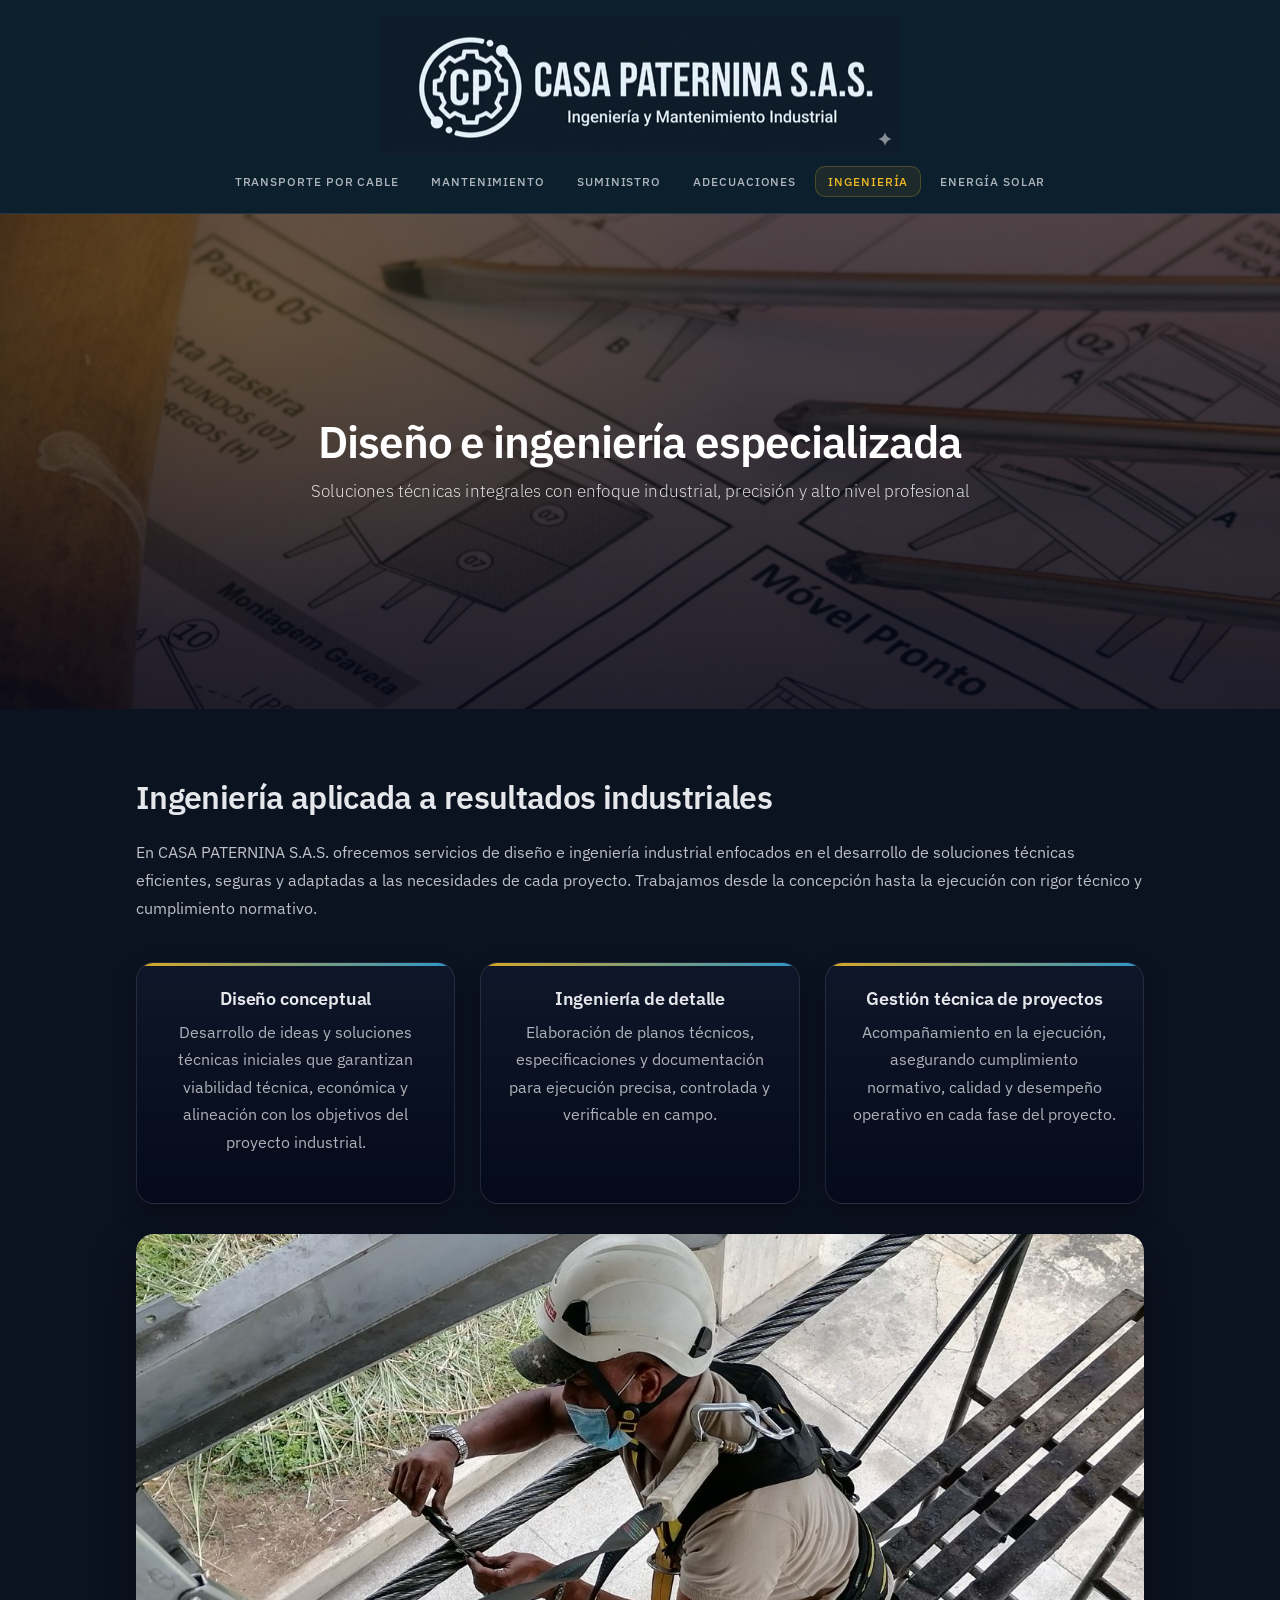
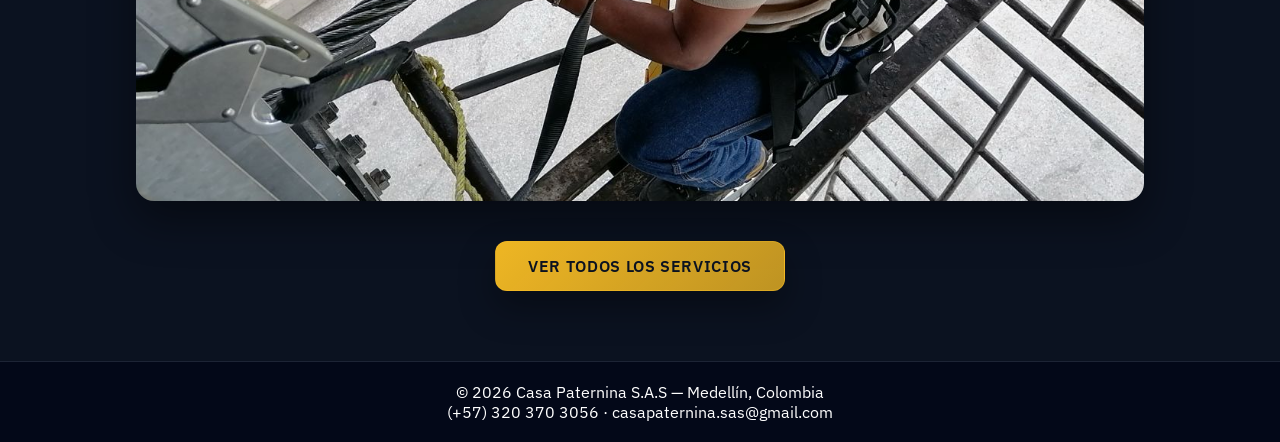
<file: ingenieria.html>
<!DOCTYPE html>
<html lang="es">
<head>
    <meta charset="UTF-8">
    <meta name="viewport" content="width=device-width, initial-scale=1.0">
    <meta name="theme-color" content="#0b1220">
    <meta name="color-scheme" content="dark">

    <title>Diseño e Ingeniería Industrial Especializada | Casa Paternina SAS</title>
    <meta name="description" content="Servicios de diseño e ingeniería industrial: diseño conceptual, ingeniería de detalle, planos técnicos y gestión de proyectos de infraestructura. Soluciones técnicas eficientes y seguras para industria en Colombia.">
    <meta name="keywords" content="ingeniería industrial Colombia, diseño industrial Medellín, ingeniería de detalle proyectos, gestión proyectos industriales, planos técnicos industriales, consultoría ingeniería Colombia, infraestructura industrial diseño">
    <meta name="author" content="Casa Paternina SAS">
    <meta name="robots" content="index, follow">
    <link rel="canonical" href="https://www.casapaternina.com/ingenieria.html">

    <!-- Favicon -->
    <link rel="icon" type="image/png" href="img/favicon.png">
    <link rel="apple-touch-icon" href="img/favicon.png">

    <!-- Open Graph -->
    <meta property="og:type" content="website">
    <meta property="og:url" content="https://www.casapaternina.com/ingenieria.html">
    <meta property="og:title" content="Diseño e Ingeniería Industrial Especializada | Casa Paternina SAS">
    <meta property="og:description" content="Diseño conceptual, ingeniería de detalle y gestión técnica de proyectos industriales. Planos, especificaciones y acompañamiento en ejecución.">
    <meta property="og:image" content="https://www.casapaternina.com/img/foto1ingenieria.jpg">
    <meta property="og:image:width" content="1200">
    <meta property="og:image:height" content="630">
    <meta property="og:locale" content="es_CO">
    <meta property="og:site_name" content="Casa Paternina SAS">

    <!-- Twitter Card -->
    <meta name="twitter:card" content="summary_large_image">
    <meta name="twitter:title" content="Diseño e Ingeniería Industrial | Casa Paternina SAS">
    <meta name="twitter:description" content="Diseño conceptual, ingeniería de detalle y gestión técnica de proyectos industriales en Colombia.">
    <meta name="twitter:image" content="https://www.casapaternina.com/img/foto1ingenieria.jpg">

    <!-- Preload LCP image (hero) -->
    <link rel="preload" as="image" fetchpriority="high" href="img/foto1ingenieria.jpg">

    <!-- Google Fonts — non-blocking -->
    <link rel="preconnect" href="https://fonts.googleapis.com">
    <link rel="preconnect" href="https://fonts.gstatic.com" crossorigin>
    <link rel="preload" as="style" href="https://fonts.googleapis.com/css2?family=IBM+Plex+Sans:wght@300;400;500;600&family=IBM+Plex+Sans+Condensed:wght@700&display=swap">
    <link rel="stylesheet" href="https://fonts.googleapis.com/css2?family=IBM+Plex+Sans:wght@300;400;500;600&family=IBM+Plex+Sans+Condensed:wght@700&display=swap" media="print" onload="this.media='all'">
    <noscript><link rel="stylesheet" href="https://fonts.googleapis.com/css2?family=IBM+Plex+Sans:wght@300;400;500;600&family=IBM+Plex+Sans+Condensed:wght@700&display=swap"></noscript>
    <link rel="stylesheet" href="style.css">
</head>
<body>

<!-- ================= HEADER ================= -->
<header class="header">
    <a href="index.html" aria-label="Casa Paternina SAS — Inicio">
        <img src="img/logo2.png" alt="Casa Paternina SAS" class="logo-header" width="520" height="138" loading="eager" fetchpriority="high">
    </a>
    <nav aria-label="Navegación principal">
        <ul class="nav-list">
            <li><a href="transporte.html">Transporte por cable</a></li>
            <li><a href="mantenimiento.html">Mantenimiento</a></li>
            <li><a href="suministro.html">Suministro</a></li>
            <li><a href="adecuaciones.html">Adecuaciones</a></li>
            <li><a href="ingenieria.html" aria-current="page">Ingeniería</a></li>
            <li><a href="energia.html">Energía solar</a></li>
        </ul>
    </nav>
</header>

<main>

<!-- ================= HERO INTERNO ================= -->
<section class="page-hero" style="background: url('img/foto1ingenieria.jpg') center/cover no-repeat;">
    <div class="page-hero-content">
        <h1>Diseño e ingeniería especializada</h1>
        <p>Soluciones técnicas integrales con enfoque industrial, precisión y alto nivel profesional</p>
    </div>
</section>

<!-- ================= CONTENIDO ================= -->
<section class="page-content">

    <h2>Ingeniería aplicada a resultados industriales</h2>
    <p>
        En CASA PATERNINA S.A.S. ofrecemos servicios de diseño e ingeniería industrial enfocados en el desarrollo
        de soluciones técnicas eficientes, seguras y adaptadas a las necesidades de cada proyecto.
        Trabajamos desde la concepción hasta la ejecución con rigor técnico y cumplimiento normativo.
    </p>

    <div class="page-grid">

        <div class="page-box">
            <h3>Diseño conceptual</h3>
            <p>
                Desarrollo de ideas y soluciones técnicas iniciales que garantizan viabilidad
                técnica, económica y alineación con los objetivos del proyecto industrial.
            </p>
        </div>

        <div class="page-box">
            <h3>Ingeniería de detalle</h3>
            <p>
                Elaboración de planos técnicos, especificaciones y documentación para ejecución
                precisa, controlada y verificable en campo.
            </p>
        </div>

        <div class="page-box">
            <h3>Gestión técnica de proyectos</h3>
            <p>
                Acompañamiento en la ejecución, asegurando cumplimiento normativo, calidad
                y desempeño operativo en cada fase del proyecto.
            </p>
        </div>

    </div>

    <img src="img/proyecto4.jpeg" alt="Diseño e ingeniería industrial aplicada — Casa Paternina SAS" class="page-img" width="1200" height="675" loading="lazy" decoding="async">

    <div style="text-align:center; margin-top:40px;">
        <a href="index.html#soluciones" class="btn">Ver todos los servicios</a>
    </div>

</section>

</main>

<script type="application/ld+json">
{
  "@context": "https://schema.org",
  "@graph": [
    {
      "@type": "Service",
      "name": "Diseño e ingeniería industrial especializada",
      "provider": {
        "@type": "Organization",
        "@id": "https://www.casapaternina.com/#organization",
        "name": "Casa Paternina SAS",
        "url": "https://www.casapaternina.com"
      },
      "description": "Diseño conceptual, ingeniería de detalle y gestión técnica de proyectos industriales en Colombia.",
      "serviceType": "Engineering Design",
      "areaServed": [{"@type": "Country", "name": "Colombia"}],
      "url": "https://www.casapaternina.com/ingenieria.html"
    },
    {
      "@type": "BreadcrumbList",
      "itemListElement": [
        { "@type": "ListItem", "position": 1, "name": "Inicio", "item": "https://www.casapaternina.com/" },
        { "@type": "ListItem", "position": 2, "name": "Diseño e ingeniería industrial", "item": "https://www.casapaternina.com/ingenieria.html" }
      ]
    }
  ]
}
</script>

<!-- ================= FOOTER ================= -->
<footer>
    <address style="font-style:normal;">
        <p>© 2026 Casa Paternina S.A.S — Medellín, Colombia</p>
        <p><a href="tel:+573203703056" style="color:inherit;">(+57) 320 370 3056</a> · <a href="mailto:casapaternina.sas@gmail.com" style="color:inherit;">casapaternina.sas@gmail.com</a></p>
    </address>
</footer>

</body>
</html>
</file>
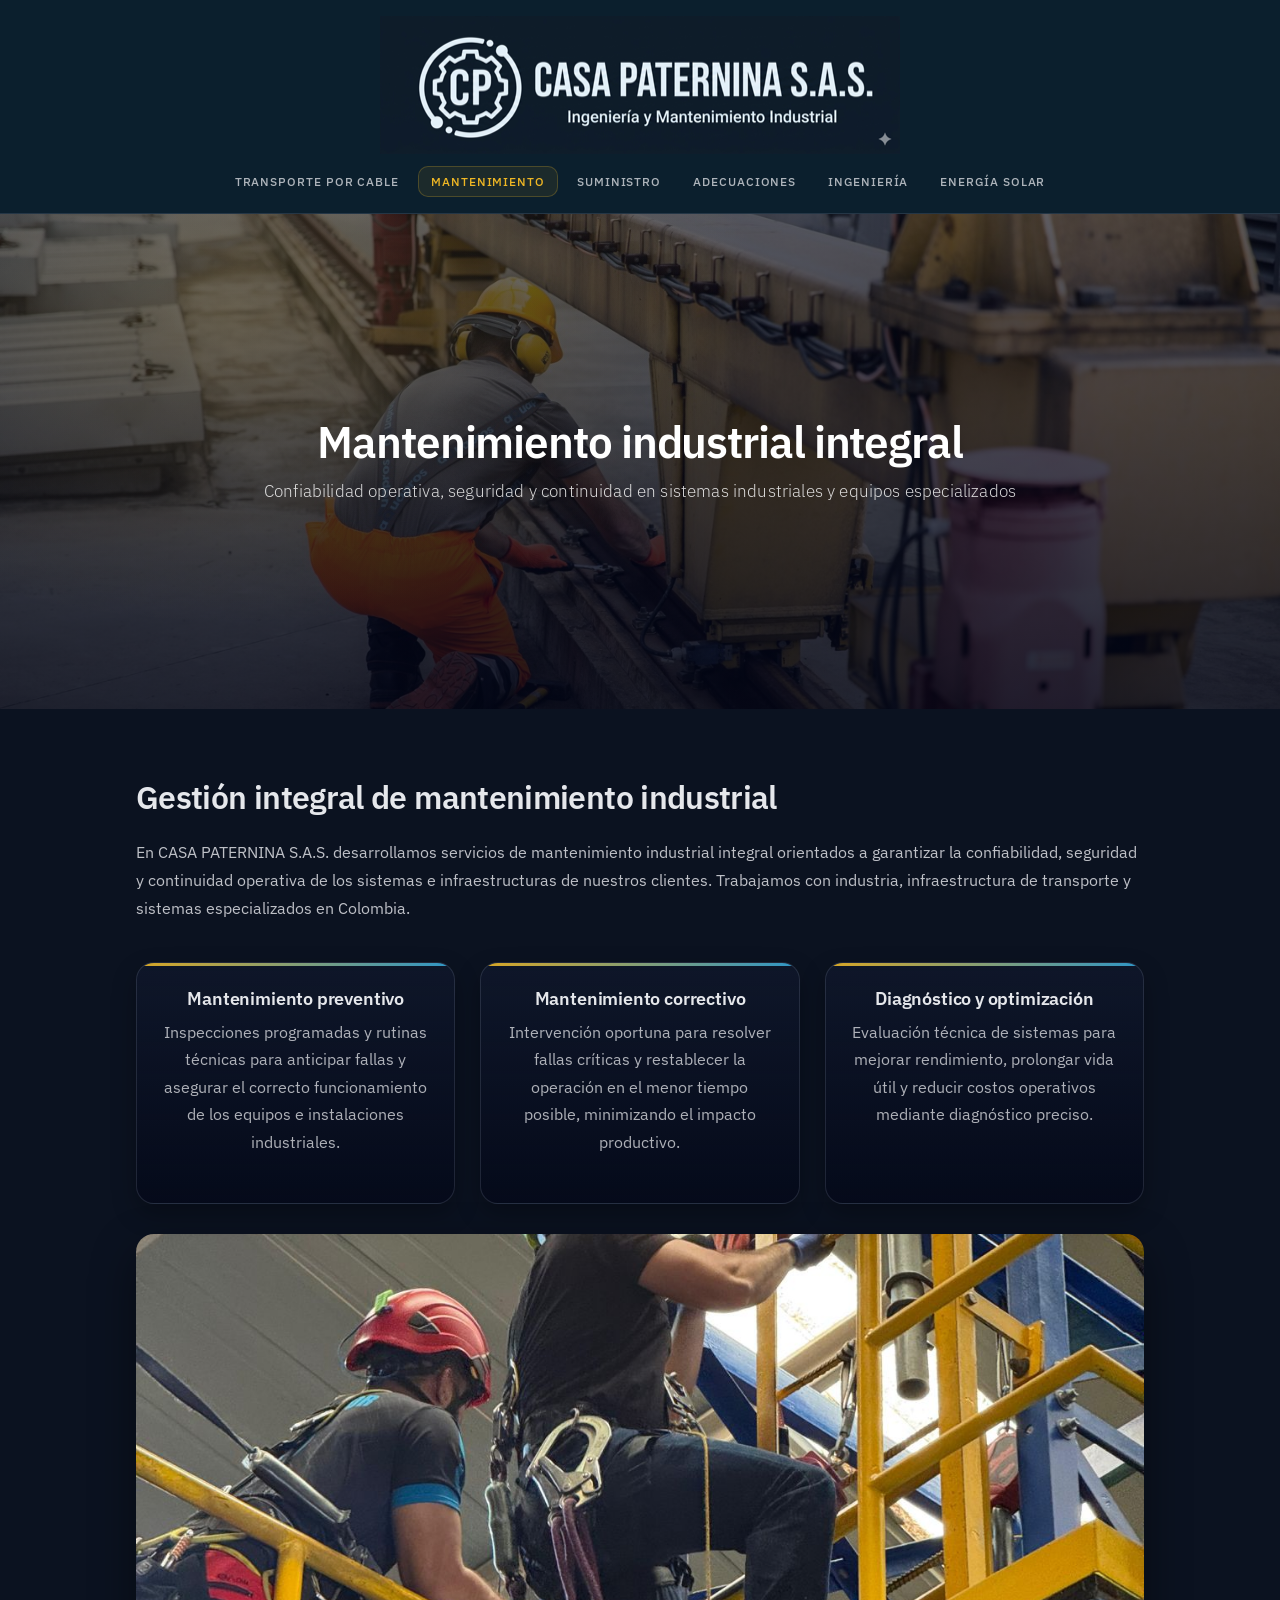
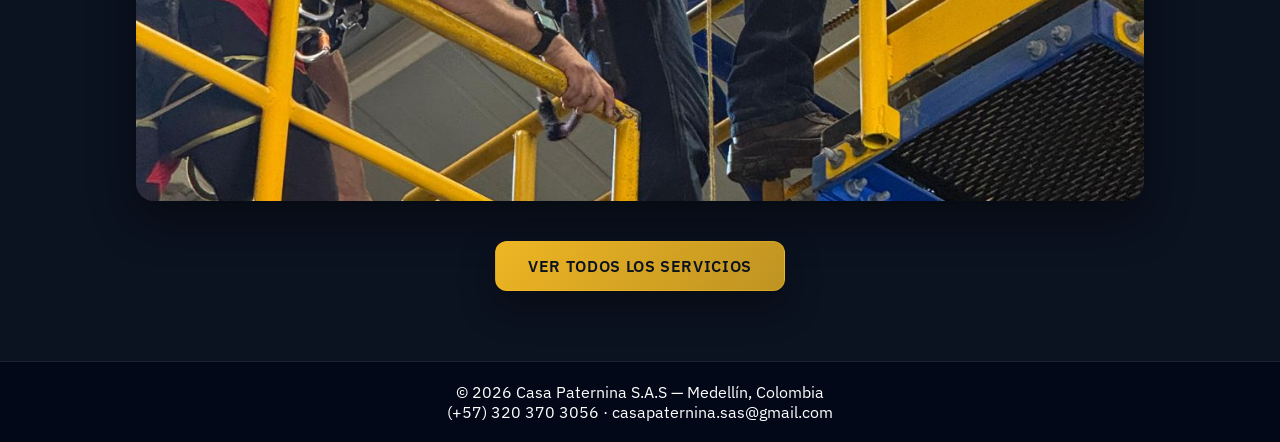
<file: mantenimiento.html>
<!DOCTYPE html>
<html lang="es">
<head>
    <meta charset="UTF-8">
    <meta name="viewport" content="width=device-width, initial-scale=1.0">
    <meta name="theme-color" content="#0b1220">
    <meta name="color-scheme" content="dark">

    <title>Mantenimiento Industrial e Integral de Equipos | Casa Paternina SAS</title>
    <meta name="description" content="Servicios de mantenimiento industrial integral: mantenimiento preventivo, correctivo y diagnóstico técnico de equipos. Garantizamos confiabilidad operativa para industria, infraestructura y sistemas especializados en Colombia.">
    <meta name="keywords" content="mantenimiento industrial Colombia, mantenimiento preventivo equipos, mantenimiento correctivo industrial, diagnóstico técnico industrial, confiabilidad operativa, mantenimiento especializado Medellín, mantenimiento integral industria">
    <meta name="author" content="Casa Paternina SAS">
    <meta name="robots" content="index, follow">
    <link rel="canonical" href="https://www.casapaternina.com/mantenimiento.html">

    <!-- Favicon -->
    <link rel="icon" type="image/png" href="img/favicon.png">
    <link rel="apple-touch-icon" href="img/favicon.png">

    <!-- Open Graph -->
    <meta property="og:type" content="website">
    <meta property="og:url" content="https://www.casapaternina.com/mantenimiento.html">
    <meta property="og:title" content="Mantenimiento Industrial e Integral de Equipos | Casa Paternina SAS">
    <meta property="og:description" content="Mantenimiento preventivo, correctivo y diagnóstico técnico de equipos industriales. Confiabilidad operativa garantizada en Colombia.">
    <meta property="og:image" content="https://www.casapaternina.com/img/foto1mantenimiento.jpg">
    <meta property="og:image:width" content="1200">
    <meta property="og:image:height" content="630">
    <meta property="og:locale" content="es_CO">
    <meta property="og:site_name" content="Casa Paternina SAS">

    <!-- Twitter Card -->
    <meta name="twitter:card" content="summary_large_image">
    <meta name="twitter:title" content="Mantenimiento Industrial e Integral de Equipos | Casa Paternina SAS">
    <meta name="twitter:description" content="Mantenimiento preventivo, correctivo y diagnóstico técnico de equipos industriales. Confiabilidad operativa garantizada.">
    <meta name="twitter:image" content="https://www.casapaternina.com/img/foto1mantenimiento.jpg">

    <!-- Preload LCP image (hero) -->
    <link rel="preload" as="image" fetchpriority="high" href="img/foto1mantenimiento.jpg">

    <!-- Google Fonts — non-blocking -->
    <link rel="preconnect" href="https://fonts.googleapis.com">
    <link rel="preconnect" href="https://fonts.gstatic.com" crossorigin>
    <link rel="preload" as="style" href="https://fonts.googleapis.com/css2?family=IBM+Plex+Sans:wght@300;400;500;600&family=IBM+Plex+Sans+Condensed:wght@700&display=swap">
    <link rel="stylesheet" href="https://fonts.googleapis.com/css2?family=IBM+Plex+Sans:wght@300;400;500;600&family=IBM+Plex+Sans+Condensed:wght@700&display=swap" media="print" onload="this.media='all'">
    <noscript><link rel="stylesheet" href="https://fonts.googleapis.com/css2?family=IBM+Plex+Sans:wght@300;400;500;600&family=IBM+Plex+Sans+Condensed:wght@700&display=swap"></noscript>
    <link rel="stylesheet" href="style.css">
</head>
<body>

<!-- ================= HEADER ================= -->
<header class="header">
    <a href="index.html" aria-label="Casa Paternina SAS — Inicio">
        <img src="img/logo2.png" alt="Casa Paternina SAS" class="logo-header" width="520" height="138" loading="eager" fetchpriority="high">
    </a>
    <nav aria-label="Navegación principal">
        <ul class="nav-list">
            <li><a href="transporte.html">Transporte por cable</a></li>
            <li><a href="mantenimiento.html" aria-current="page">Mantenimiento</a></li>
            <li><a href="suministro.html">Suministro</a></li>
            <li><a href="adecuaciones.html">Adecuaciones</a></li>
            <li><a href="ingenieria.html">Ingeniería</a></li>
            <li><a href="energia.html">Energía solar</a></li>
        </ul>
    </nav>
</header>

<main>

<!-- ================= HERO INTERNO ================= -->
<section class="page-hero" style="background: url('img/foto1mantenimiento.jpg') center/cover no-repeat;">
    <div class="page-hero-content">
        <h1>Mantenimiento industrial integral</h1>
        <p>Confiabilidad operativa, seguridad y continuidad en sistemas industriales y equipos especializados</p>
    </div>
</section>

<!-- ================= CONTENIDO ================= -->
<section class="page-content">

    <h2>Gestión integral de mantenimiento industrial</h2>
    <p>
        En CASA PATERNINA S.A.S. desarrollamos servicios de mantenimiento industrial integral orientados a garantizar
        la confiabilidad, seguridad y continuidad operativa de los sistemas e infraestructuras de nuestros clientes.
        Trabajamos con industria, infraestructura de transporte y sistemas especializados en Colombia.
    </p>

    <div class="page-grid">

        <div class="page-box">
            <h3>Mantenimiento preventivo</h3>
            <p>
                Inspecciones programadas y rutinas técnicas para anticipar fallas y asegurar el correcto
                funcionamiento de los equipos e instalaciones industriales.
            </p>
        </div>

        <div class="page-box">
            <h3>Mantenimiento correctivo</h3>
            <p>
                Intervención oportuna para resolver fallas críticas y restablecer la operación
                en el menor tiempo posible, minimizando el impacto productivo.
            </p>
        </div>

        <div class="page-box">
            <h3>Diagnóstico y optimización</h3>
            <p>
                Evaluación técnica de sistemas para mejorar rendimiento, prolongar vida útil
                y reducir costos operativos mediante diagnóstico preciso.
            </p>
        </div>

    </div>

    <img src="img/proyecto7.jpeg" alt="Mantenimiento industrial integral — equipo técnico Casa Paternina SAS" class="page-img" width="1200" height="675" loading="lazy" decoding="async">

    <div style="text-align:center; margin-top:40px;">
        <a href="index.html#soluciones" class="btn">Ver todos los servicios</a>
    </div>

</section>

</main>

<script type="application/ld+json">
{
  "@context": "https://schema.org",
  "@graph": [
    {
      "@type": "Service",
      "name": "Mantenimiento industrial e integral de equipos",
      "provider": {
        "@type": "Organization",
        "@id": "https://www.casapaternina.com/#organization",
        "name": "Casa Paternina SAS",
        "url": "https://www.casapaternina.com"
      },
      "description": "Mantenimiento preventivo, correctivo y diagnóstico técnico de equipos industriales. Confiabilidad operativa garantizada en Colombia.",
      "serviceType": "Industrial Maintenance",
      "areaServed": [{"@type": "Country", "name": "Colombia"}],
      "url": "https://www.casapaternina.com/mantenimiento.html",
      "hasOfferCatalog": {
        "@type": "OfferCatalog",
        "name": "Servicios de mantenimiento industrial",
        "itemListElement": [
          {"@type": "Offer", "itemOffered": {"@type": "Service", "name": "Mantenimiento preventivo industrial"}},
          {"@type": "Offer", "itemOffered": {"@type": "Service", "name": "Mantenimiento correctivo de equipos"}},
          {"@type": "Offer", "itemOffered": {"@type": "Service", "name": "Diagnóstico técnico industrial"}}
        ]
      }
    },
    {
      "@type": "BreadcrumbList",
      "itemListElement": [
        { "@type": "ListItem", "position": 1, "name": "Inicio", "item": "https://www.casapaternina.com/" },
        { "@type": "ListItem", "position": 2, "name": "Mantenimiento industrial integral", "item": "https://www.casapaternina.com/mantenimiento.html" }
      ]
    }
  ]
}
</script>

<!-- ================= FOOTER ================= -->
<footer>
    <address style="font-style:normal;">
        <p>© 2026 Casa Paternina S.A.S — Medellín, Colombia</p>
        <p><a href="tel:+573203703056" style="color:inherit;">(+57) 320 370 3056</a> · <a href="mailto:casapaternina.sas@gmail.com" style="color:inherit;">casapaternina.sas@gmail.com</a></p>
    </address>
</footer>

</body>
</html>
</file>
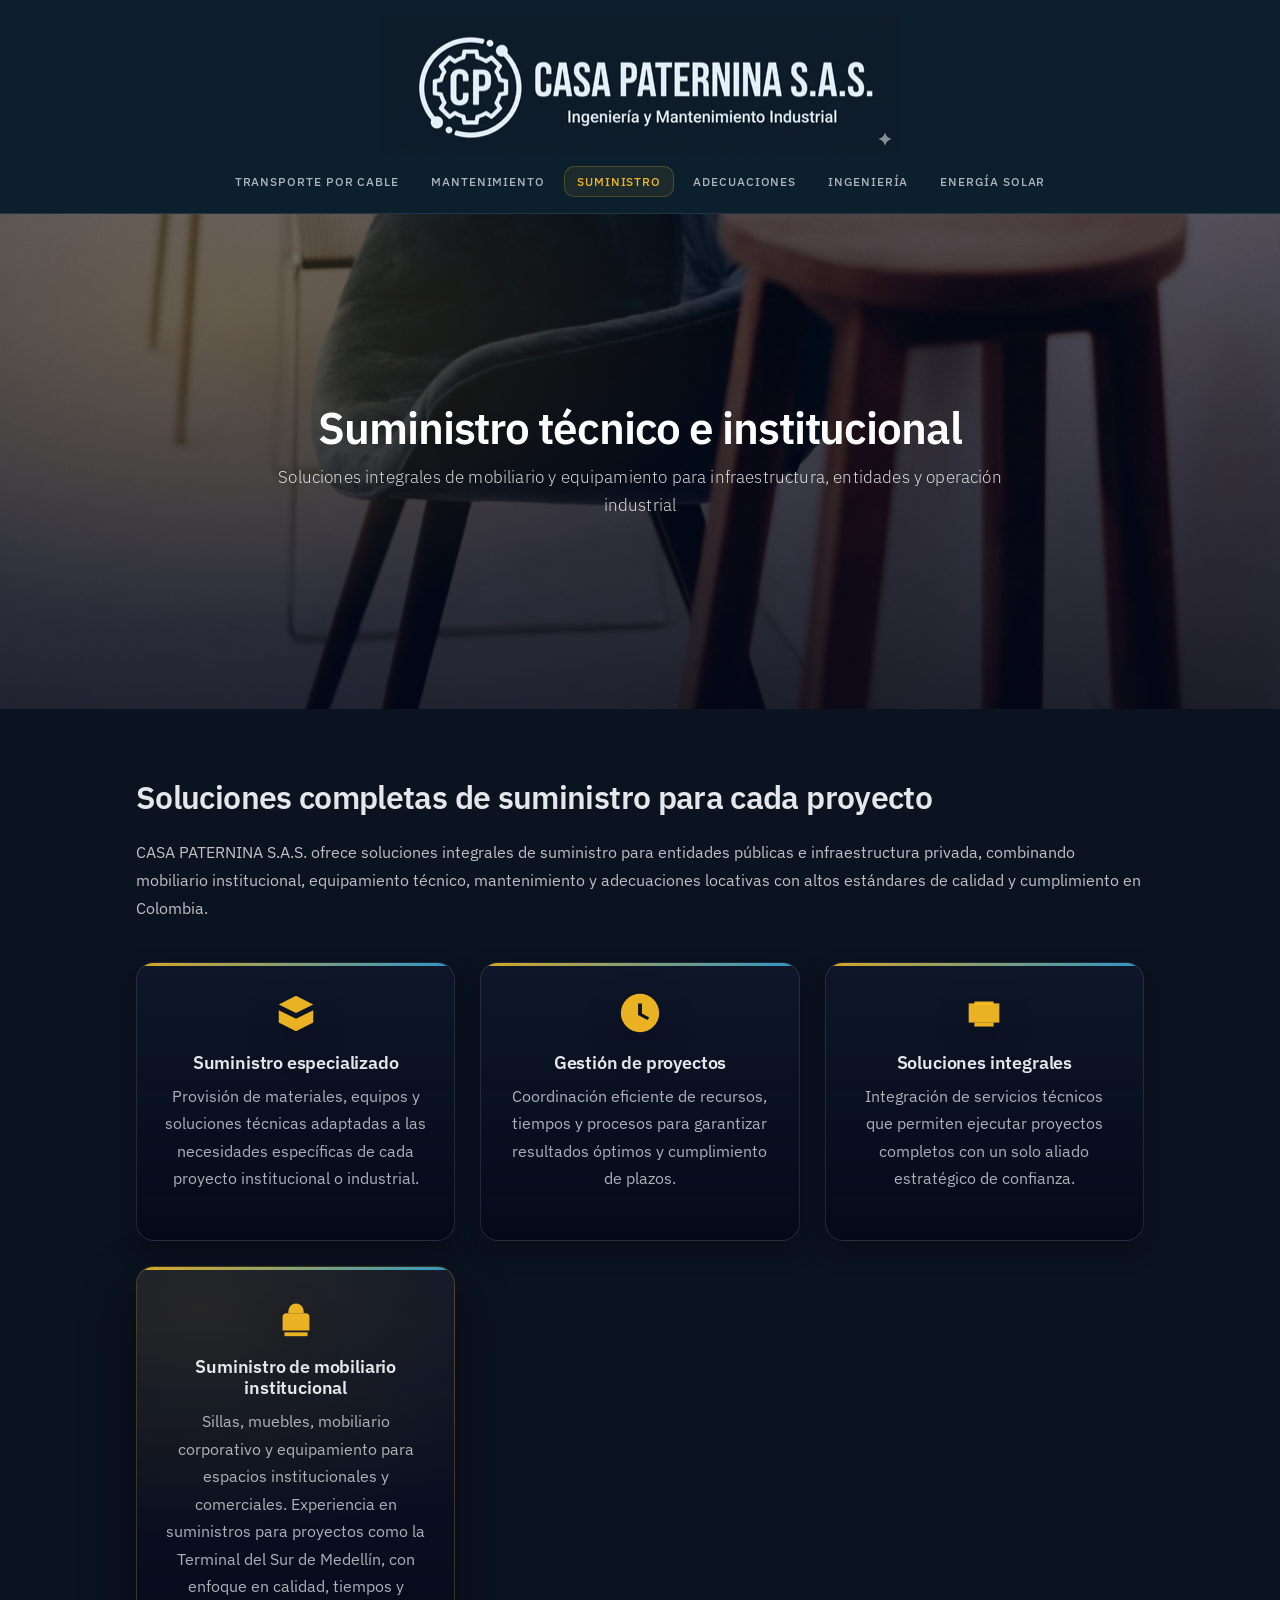
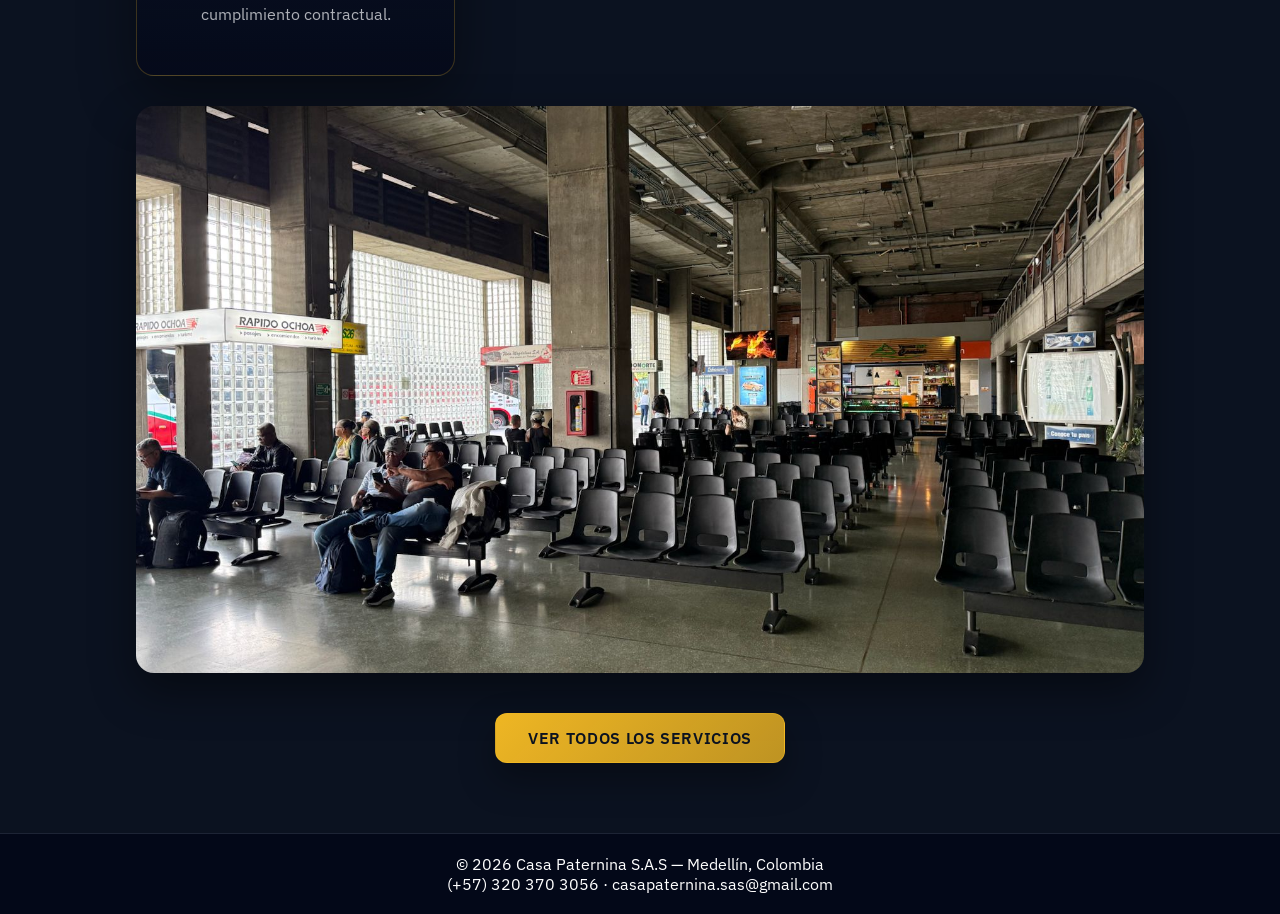
<file: suministro.html>
<!DOCTYPE html>
<html lang="es">
<head>
    <meta charset="UTF-8">
    <meta name="viewport" content="width=device-width, initial-scale=1.0">
    <meta name="theme-color" content="#0b1220">
    <meta name="color-scheme" content="dark">

    <title>Suministro de Mobiliario Institucional y Técnico | Casa Paternina SAS</title>
    <meta name="description" content="Suministro de mobiliario institucional, sillas para terminales de transporte, equipamiento para entidades y proyectos de infraestructura en Colombia. Soluciones técnicas integrales para sector público y privado.">
    <meta name="keywords" content="suministro mobiliario institucional Colombia, sillas terminales transporte, equipamiento institucional Medellín, mobiliario corporativo Colombia, suministro técnico infraestructura, equipamiento terminal sur Medellín, mobiliario sector público Colombia">
    <meta name="author" content="Casa Paternina SAS">
    <meta name="robots" content="index, follow">
    <link rel="canonical" href="https://www.casapaternina.com/suministro.html">

    <!-- Favicon -->
    <link rel="icon" type="image/png" href="img/favicon.png">
    <link rel="apple-touch-icon" href="img/favicon.png">

    <!-- Open Graph -->
    <meta property="og:type" content="website">
    <meta property="og:url" content="https://www.casapaternina.com/suministro.html">
    <meta property="og:title" content="Suministro de Mobiliario Institucional y Técnico | Casa Paternina SAS">
    <meta property="og:description" content="Suministro de mobiliario institucional, sillas para terminales de transporte y equipamiento técnico para proyectos de infraestructura en Colombia.">
    <meta property="og:image" content="https://www.casapaternina.com/img/foto1mobiliario.jpg">
    <meta property="og:image:width" content="1200">
    <meta property="og:image:height" content="630">
    <meta property="og:locale" content="es_CO">
    <meta property="og:site_name" content="Casa Paternina SAS">

    <!-- Twitter Card -->
    <meta name="twitter:card" content="summary_large_image">
    <meta name="twitter:title" content="Suministro de Mobiliario Institucional | Casa Paternina SAS">
    <meta name="twitter:description" content="Suministro de mobiliario institucional y equipamiento técnico para proyectos de infraestructura en Colombia.">
    <meta name="twitter:image" content="https://www.casapaternina.com/img/foto1mobiliario.jpg">

    <!-- Preload LCP image (hero) -->
    <link rel="preload" as="image" fetchpriority="high" href="img/foto1mobiliario.jpg">

    <!-- Google Fonts — non-blocking -->
    <link rel="preconnect" href="https://fonts.googleapis.com">
    <link rel="preconnect" href="https://fonts.gstatic.com" crossorigin>
    <link rel="preload" as="style" href="https://fonts.googleapis.com/css2?family=IBM+Plex+Sans:wght@300;400;500;600&family=IBM+Plex+Sans+Condensed:wght@700&display=swap">
    <link rel="stylesheet" href="https://fonts.googleapis.com/css2?family=IBM+Plex+Sans:wght@300;400;500;600&family=IBM+Plex+Sans+Condensed:wght@700&display=swap" media="print" onload="this.media='all'">
    <noscript><link rel="stylesheet" href="https://fonts.googleapis.com/css2?family=IBM+Plex+Sans:wght@300;400;500;600&family=IBM+Plex+Sans+Condensed:wght@700&display=swap"></noscript>
    <link rel="stylesheet" href="style.css">
</head>
<body>

<!-- ================= HEADER ================= -->
<header class="header">
    <a href="index.html" aria-label="Casa Paternina SAS — Inicio">
        <img src="img/logo2.png" alt="Casa Paternina SAS" class="logo-header" width="520" height="138" loading="eager" fetchpriority="high">
    </a>
    <nav aria-label="Navegación principal">
        <ul class="nav-list">
            <li><a href="transporte.html">Transporte por cable</a></li>
            <li><a href="mantenimiento.html">Mantenimiento</a></li>
            <li><a href="suministro.html" aria-current="page">Suministro</a></li>
            <li><a href="adecuaciones.html">Adecuaciones</a></li>
            <li><a href="ingenieria.html">Ingeniería</a></li>
            <li><a href="energia.html">Energía solar</a></li>
        </ul>
    </nav>
</header>

<main>

<!-- ================= HERO INTERNO ================= -->
<section class="page-hero" style="background: url('img/foto1mobiliario.jpg') center/cover no-repeat;">
    <div class="page-hero-content">
        <h1>Suministro técnico e institucional</h1>
        <p>Soluciones integrales de mobiliario y equipamiento para infraestructura, entidades y operación industrial</p>
    </div>
</section>

<!-- ================= CONTENIDO ================= -->
<section class="page-content">

    <h2>Soluciones completas de suministro para cada proyecto</h2>
    <p>
        CASA PATERNINA S.A.S. ofrece soluciones integrales de suministro para entidades públicas e infraestructura privada,
        combinando mobiliario institucional, equipamiento técnico, mantenimiento y adecuaciones locativas
        con altos estándares de calidad y cumplimiento en Colombia.
    </p>

    <div class="page-grid">

        <div class="page-box">
            <svg class="page-box-icon" viewBox="0 0 24 24" aria-hidden="true">
                <path fill="currentColor" d="M21 7.5 12 3 3 7.5l9 4.5 9-4.5z"/>
                <path fill="currentColor" d="M3 10.5V17l9 4.5V15l-9-4.5z"/>
                <path fill="currentColor" d="M21 10.5 12 15v6.5L21 17v-6.5z"/>
            </svg>
            <h3>Suministro especializado</h3>
            <p>
                Provisión de materiales, equipos y soluciones técnicas adaptadas
                a las necesidades específicas de cada proyecto institucional o industrial.
            </p>
        </div>

        <div class="page-box">
            <svg class="page-box-icon" viewBox="0 0 24 24" aria-hidden="true">
                <path fill="currentColor" d="M12 2a10 10 0 1 0 10 10A10 10 0 0 0 12 2zm1 5v5.2l3.8 2.2-.8 1.3L11 13V7z"/>
            </svg>
            <h3>Gestión de proyectos</h3>
            <p>
                Coordinación eficiente de recursos, tiempos y procesos para garantizar
                resultados óptimos y cumplimiento de plazos.
            </p>
        </div>

        <div class="page-box">
            <svg class="page-box-icon" viewBox="0 0 24 24" aria-hidden="true">
                <path fill="currentColor" d="M4 7h16v10H4z"/>
                <path fill="currentColor" d="M7 6h10v2H7zM7 17h10v2H7z"/>
            </svg>
            <h3>Soluciones integrales</h3>
            <p>
                Integración de servicios técnicos que permiten ejecutar proyectos completos
                con un solo aliado estratégico de confianza.
            </p>
        </div>

        <div class="page-box page-box-feature">
            <svg class="page-box-icon" viewBox="0 0 24 24" aria-hidden="true">
                <path fill="currentColor" d="M7 10h10a2 2 0 0 1 2 2v7H5v-7a2 2 0 0 1 2-2z"/>
                <path fill="currentColor" d="M8 9a4 4 0 0 1 8 0v1H8V9z"/>
                <path fill="currentColor" d="M6 20h12v2H6z"/>
            </svg>
            <h3>Suministro de mobiliario institucional</h3>
            <p>
                Sillas, muebles, mobiliario corporativo y equipamiento para espacios institucionales
                y comerciales. Experiencia en suministros para proyectos como la Terminal del Sur de Medellín,
                con enfoque en calidad, tiempos y cumplimiento contractual.
            </p>
        </div>

    </div>

    <img src="img/proyecto6.jpeg" alt="Suministro técnico e institucional — Casa Paternina SAS Colombia" class="page-img" width="1200" height="675" loading="lazy" decoding="async">

    <div style="text-align:center; margin-top:40px;">
        <a href="index.html#soluciones" class="btn">Ver todos los servicios</a>
    </div>

</section>

</main>

<script type="application/ld+json">
{
  "@context": "https://schema.org",
  "@graph": [
    {
      "@type": "Service",
      "name": "Suministro de mobiliario institucional y técnico",
      "provider": {
        "@type": "Organization",
        "@id": "https://www.casapaternina.com/#organization",
        "name": "Casa Paternina SAS",
        "url": "https://www.casapaternina.com"
      },
      "description": "Suministro de mobiliario institucional, sillas para terminales de transporte y equipamiento técnico para proyectos de infraestructura en Colombia.",
      "serviceType": "Institutional Supply",
      "areaServed": [{"@type": "Country", "name": "Colombia"}],
      "url": "https://www.casapaternina.com/suministro.html"
    },
    {
      "@type": "BreadcrumbList",
      "itemListElement": [
        { "@type": "ListItem", "position": 1, "name": "Inicio", "item": "https://www.casapaternina.com/" },
        { "@type": "ListItem", "position": 2, "name": "Suministro técnico e institucional", "item": "https://www.casapaternina.com/suministro.html" }
      ]
    }
  ]
}
</script>

<!-- ================= FOOTER ================= -->
<footer>
    <address style="font-style:normal;">
        <p>© 2026 Casa Paternina S.A.S — Medellín, Colombia</p>
        <p><a href="tel:+573203703056" style="color:inherit;">(+57) 320 370 3056</a> · <a href="mailto:casapaternina.sas@gmail.com" style="color:inherit;">casapaternina.sas@gmail.com</a></p>
    </address>
</footer>

</body>
</html>
</file>
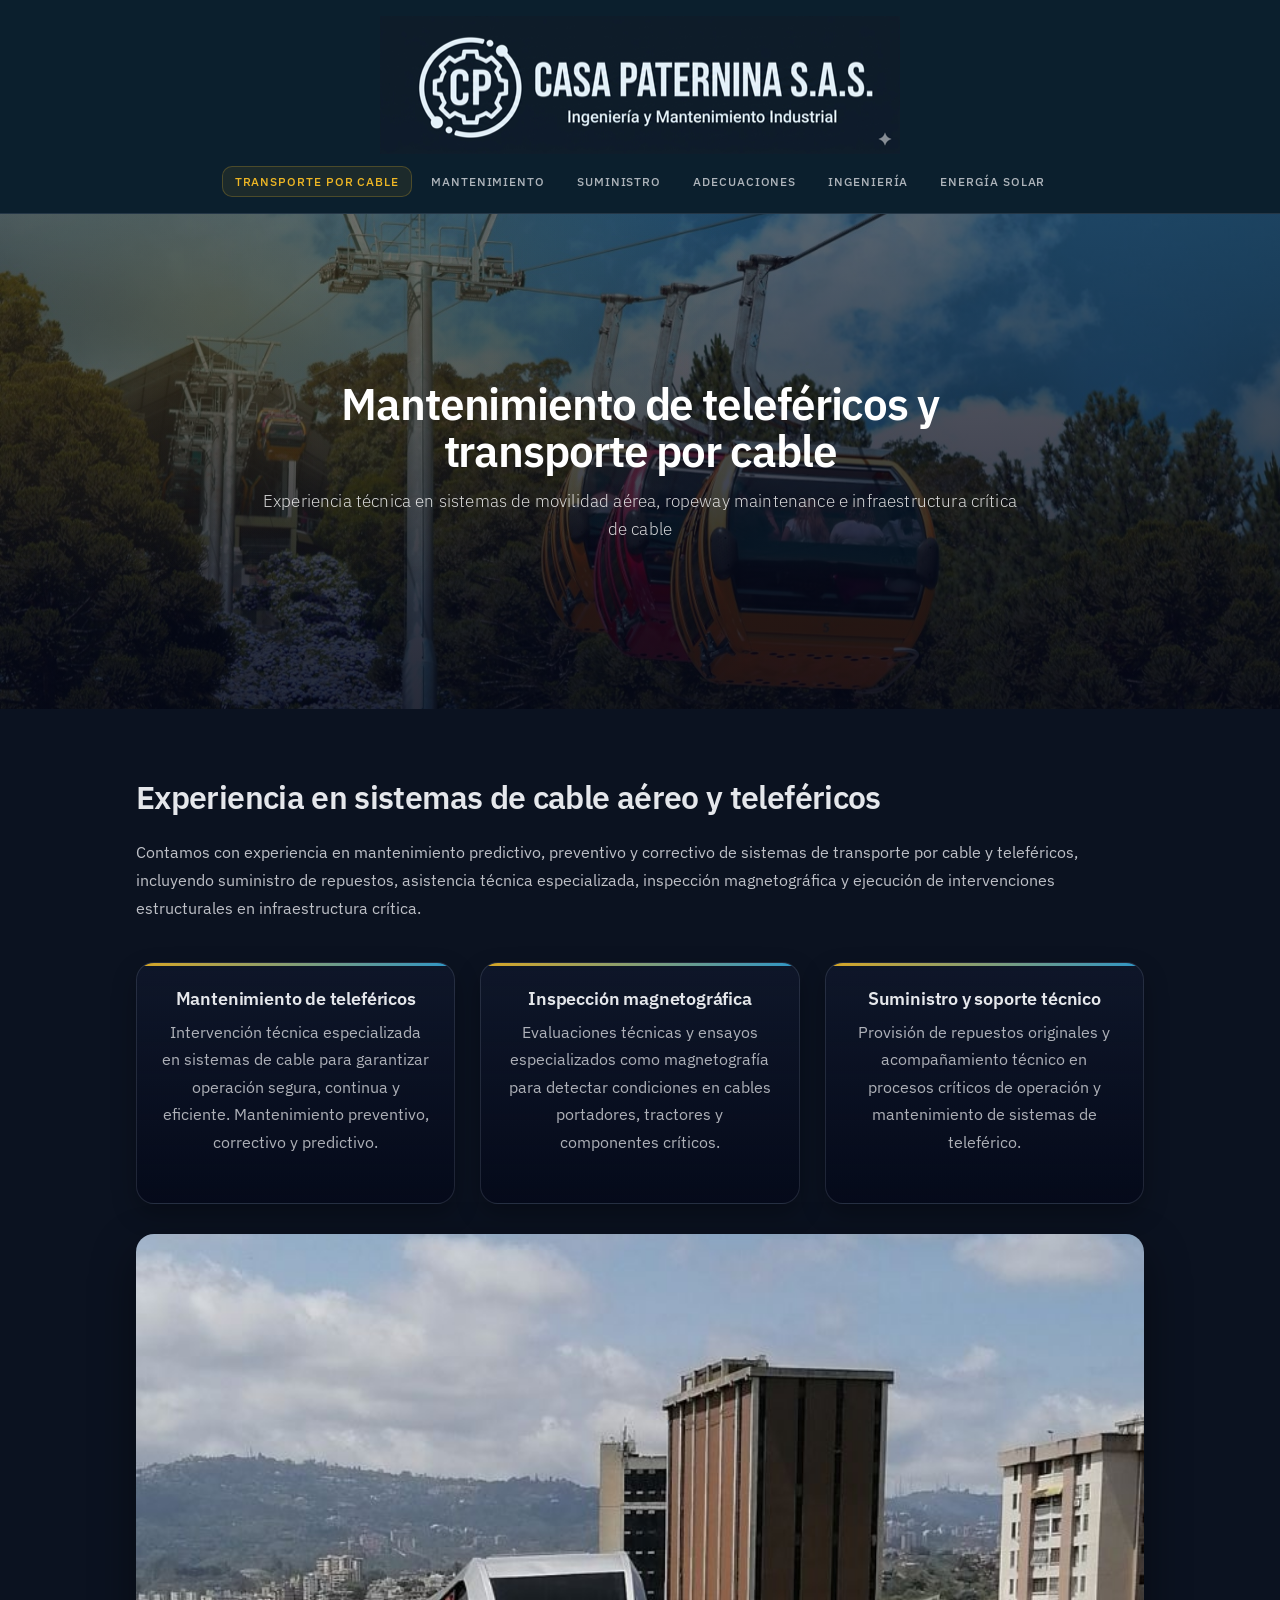
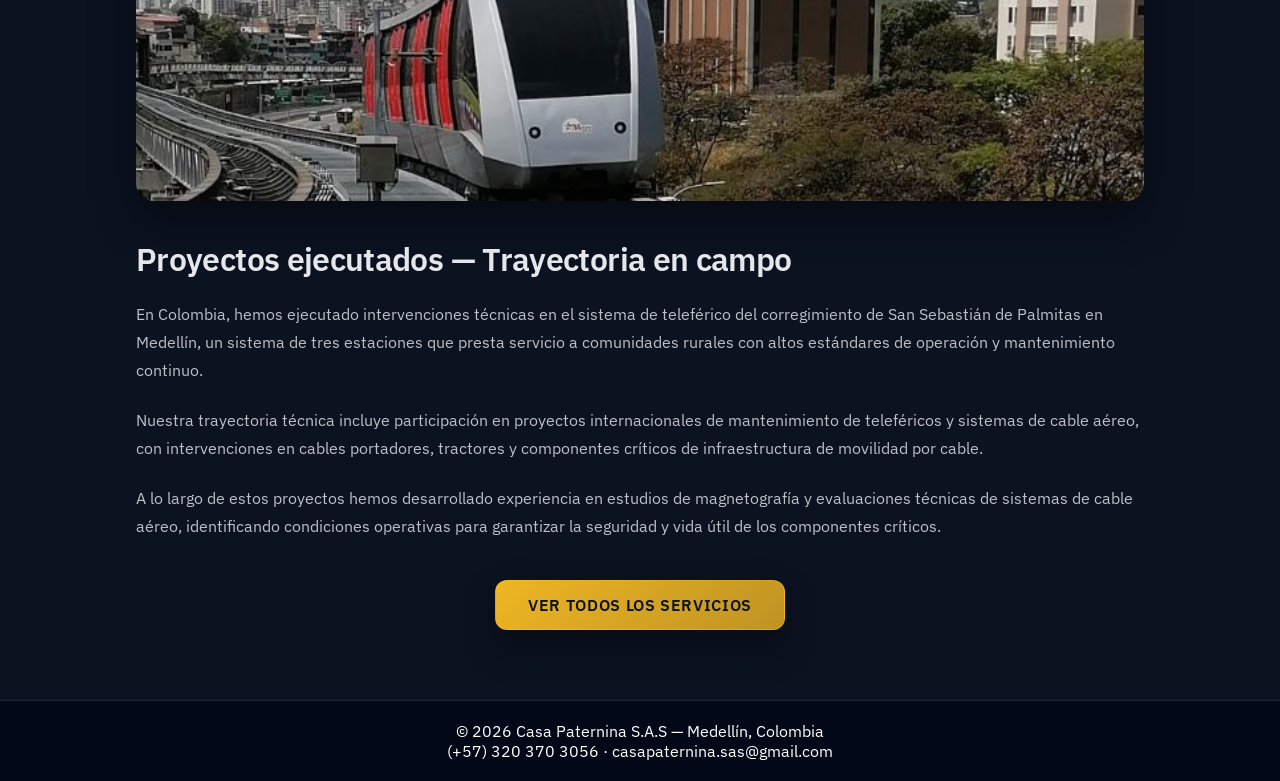
<file: transporte.html>
<!DOCTYPE html>
<html lang="es">
<head>
    <meta charset="UTF-8">
    <meta name="viewport" content="width=device-width, initial-scale=1.0">
    <meta name="theme-color" content="#0b1220">
    <meta name="color-scheme" content="dark">

    <title>Mantenimiento de Teleféricos y Transporte por Cable | Casa Paternina SAS</title>
    <meta name="description" content="Mantenimiento especializado de teleféricos y sistemas de cable aéreo: inspección magnetográfica, mantenimiento predictivo, correctivo y preventivo. Trayectoria técnica comprobada en infraestructura crítica de cable. Casa Paternina SAS.">
    <meta name="keywords" content="mantenimiento teleféricos, ropeway maintenance, cable car maintenance, transporte por cable Colombia, mantenimiento sistemas por cable, inspección magnetográfica cables, cable aéreo mantenimiento, teleférico Medellín Colombia">
    <meta name="author" content="Casa Paternina SAS">
    <meta name="robots" content="index, follow">
    <link rel="canonical" href="https://www.casapaternina.com/transporte.html">

    <!-- Favicon -->
    <link rel="icon" type="image/png" href="img/favicon.png">
    <link rel="apple-touch-icon" href="img/favicon.png">

    <!-- Open Graph -->
    <meta property="og:type" content="website">
    <meta property="og:url" content="https://www.casapaternina.com/transporte.html">
    <meta property="og:title" content="Mantenimiento de Teleféricos y Transporte por Cable | Casa Paternina SAS">
    <meta property="og:description" content="Mantenimiento especializado de teleféricos y sistemas de cable aéreo. Inspección magnetográfica, mantenimiento predictivo, correctivo y preventivo con trayectoria técnica comprobada en infraestructura crítica.">
    <meta property="og:image" content="https://www.casapaternina.com/img/foto1teleferico.jpg">
    <meta property="og:image:width" content="1200">
    <meta property="og:image:height" content="630">
    <meta property="og:locale" content="es_CO">
    <meta property="og:site_name" content="Casa Paternina SAS">

    <!-- Twitter Card -->
    <meta name="twitter:card" content="summary_large_image">
    <meta name="twitter:title" content="Mantenimiento de Teleféricos y Transporte por Cable | Casa Paternina SAS">
    <meta name="twitter:description" content="Mantenimiento especializado de teleféricos, ropeway maintenance y sistemas de cable aéreo. Casa Paternina SAS — Medellín, Colombia.">
    <meta name="twitter:image" content="https://www.casapaternina.com/img/foto1teleferico.jpg">

    <!-- Preload LCP image (hero) -->
    <link rel="preload" as="image" fetchpriority="high" href="img/foto1teleferico.jpg">

    <!-- Google Fonts — non-blocking -->
    <link rel="preconnect" href="https://fonts.googleapis.com">
    <link rel="preconnect" href="https://fonts.gstatic.com" crossorigin>
    <link rel="preload" as="style" href="https://fonts.googleapis.com/css2?family=IBM+Plex+Sans:wght@300;400;500;600&family=IBM+Plex+Sans+Condensed:wght@700&display=swap">
    <link rel="stylesheet" href="https://fonts.googleapis.com/css2?family=IBM+Plex+Sans:wght@300;400;500;600&family=IBM+Plex+Sans+Condensed:wght@700&display=swap" media="print" onload="this.media='all'">
    <noscript><link rel="stylesheet" href="https://fonts.googleapis.com/css2?family=IBM+Plex+Sans:wght@300;400;500;600&family=IBM+Plex+Sans+Condensed:wght@700&display=swap"></noscript>
    <link rel="stylesheet" href="style.css">
</head>
<body>

<!-- ================= HEADER ================= -->
<header class="header">
    <a href="index.html" aria-label="Casa Paternina SAS — Inicio">
        <img src="img/logo2.png" alt="Casa Paternina SAS" class="logo-header" width="520" height="138" loading="eager" fetchpriority="high">
    </a>
    <nav aria-label="Navegación principal">
        <ul class="nav-list">
            <li><a href="transporte.html" aria-current="page">Transporte por cable</a></li>
            <li><a href="mantenimiento.html">Mantenimiento</a></li>
            <li><a href="suministro.html">Suministro</a></li>
            <li><a href="adecuaciones.html">Adecuaciones</a></li>
            <li><a href="ingenieria.html">Ingeniería</a></li>
            <li><a href="energia.html">Energía solar</a></li>
        </ul>
    </nav>
</header>

<main>

<!-- ================= HERO INTERNO ================= -->
<section class="page-hero" style="background: url('img/foto1teleferico.jpg') center/cover no-repeat;">
    <div class="page-hero-content">
        <h1>Mantenimiento de teleféricos y transporte por cable</h1>
        <p>Experiencia técnica en sistemas de movilidad aérea, ropeway maintenance e infraestructura crítica de cable</p>
    </div>
</section>

<!-- ================= CONTENIDO ================= -->
<section class="page-content">

    <h2>Experiencia en sistemas de cable aéreo y teleféricos</h2>
    <p>
        Contamos con experiencia en mantenimiento predictivo, preventivo y correctivo de sistemas de transporte por cable
        y teleféricos, incluyendo suministro de repuestos, asistencia técnica especializada, inspección magnetográfica
        y ejecución de intervenciones estructurales en infraestructura crítica.
    </p>

    <div class="page-grid">

        <div class="page-box">
            <h3>Mantenimiento de teleféricos</h3>
            <p>
                Intervención técnica especializada en sistemas de cable para garantizar operación segura,
                continua y eficiente. Mantenimiento preventivo, correctivo y predictivo.
            </p>
        </div>

        <div class="page-box">
            <h3>Inspección magnetográfica</h3>
            <p>
                Evaluaciones técnicas y ensayos especializados como magnetografía para
                detectar condiciones en cables portadores, tractores y componentes críticos.
            </p>
        </div>

        <div class="page-box">
            <h3>Suministro y soporte técnico</h3>
            <p>
                Provisión de repuestos originales y acompañamiento técnico en procesos críticos
                de operación y mantenimiento de sistemas de teleférico.
            </p>
        </div>

    </div>

    <img src="img/proyecto1.jpeg" alt="Sistema de transporte por cable — mantenimiento técnico especializado" class="page-img" width="1200" height="675" loading="lazy" decoding="async">

    <h2 style="margin-top:40px;">Proyectos ejecutados — Trayectoria en campo</h2>

    <p>
        En Colombia, hemos ejecutado intervenciones técnicas en el sistema de teleférico del
        corregimiento de San Sebastián de Palmitas en Medellín, un sistema de tres estaciones que
        presta servicio a comunidades rurales con altos estándares de operación y mantenimiento continuo.
    </p>

    <p>
        Nuestra trayectoria técnica incluye participación en proyectos internacionales de mantenimiento
        de teleféricos y sistemas de cable aéreo, con intervenciones en cables portadores, tractores
        y componentes críticos de infraestructura de movilidad por cable.
    </p>

    <p>
        A lo largo de estos proyectos hemos desarrollado experiencia en estudios de magnetografía
        y evaluaciones técnicas de sistemas de cable aéreo, identificando condiciones operativas
        para garantizar la seguridad y vida útil de los componentes críticos.
    </p>

    <div style="text-align:center; margin-top:40px;">
        <a href="index.html#soluciones" class="btn">Ver todos los servicios</a>
    </div>

</section>

</main>

<script type="application/ld+json">
{
  "@context": "https://schema.org",
  "@graph": [
    {
      "@type": "Service",
      "name": "Mantenimiento de teleféricos y transporte por cable",
      "alternateName": "Ropeway maintenance and cable car maintenance",
      "provider": {
        "@type": "Organization",
        "@id": "https://www.casapaternina.com/#organization",
        "name": "Casa Paternina SAS",
        "url": "https://www.casapaternina.com"
      },
      "description": "Mantenimiento especializado de teleféricos y sistemas de cable aéreo. Inspección magnetográfica, mantenimiento predictivo, correctivo y preventivo. Trayectoria técnica comprobada en proyectos de infraestructura crítica.",
      "serviceType": "Ropeway Maintenance",
      "areaServed": [{"@type": "Country", "name": "Colombia"}],
      "url": "https://www.casapaternina.com/transporte.html",
      "hasOfferCatalog": {
        "@type": "OfferCatalog",
        "name": "Servicios de mantenimiento de teleféricos",
        "itemListElement": [
          {"@type": "Offer", "itemOffered": {"@type": "Service", "name": "Mantenimiento preventivo de teleféricos"}},
          {"@type": "Offer", "itemOffered": {"@type": "Service", "name": "Mantenimiento correctivo de sistemas de cable"}},
          {"@type": "Offer", "itemOffered": {"@type": "Service", "name": "Inspección magnetográfica de cables"}},
          {"@type": "Offer", "itemOffered": {"@type": "Service", "name": "Suministro de repuestos para teleféricos"}}
        ]
      }
    },
    {
      "@type": "BreadcrumbList",
      "itemListElement": [
        { "@type": "ListItem", "position": 1, "name": "Inicio", "item": "https://www.casapaternina.com/" },
        { "@type": "ListItem", "position": 2, "name": "Mantenimiento de teleféricos y transporte por cable", "item": "https://www.casapaternina.com/transporte.html" }
      ]
    }
  ]
}
</script>

<!-- ================= FOOTER ================= -->
<footer>
    <address style="font-style:normal;">
        <p>© 2026 Casa Paternina S.A.S — Medellín, Colombia</p>
        <p><a href="tel:+573203703056" style="color:inherit;">(+57) 320 370 3056</a> · <a href="mailto:casapaternina.sas@gmail.com" style="color:inherit;">casapaternina.sas@gmail.com</a></p>
    </address>
</footer>

</body>
</html>
</file>
<file: style.css>
/* ================= RESET ================= */
* {
    margin: 0;
    padding: 0;
    box-sizing: border-box;
}

/* ================= THEME ================= */
:root{
    color-scheme: dark;
    --bg: #0b1220;
    --brandbar: #0b1f2d; /* fondo del logo */
    --surface: rgba(15, 23, 42, 0.72);
    --surface-2: rgba(2, 6, 23, 0.70);
    --card: rgba(15, 23, 42, 0.85);
    --text: #e5e7eb;
    --muted: #a7b3c7;
    --line: rgba(148, 163, 184, 0.18);
    --accent: #fbbf24; /* dorado */
    --accent-2: #38bdf8; /* cyan existente */
    --shadow: 0 18px 45px rgba(0,0,0,0.45);
    --shadow-soft: 0 10px 25px rgba(0,0,0,0.28);
}

/* Evita desbordes horizontales por elementos posicionados fuera del viewport */
html {
    overflow-x: hidden;
}

/* ================= BODY ================= */
body {
    font-family: "IBM Plex Sans", system-ui, -apple-system, Arial, sans-serif;
    background: radial-gradient(1200px 650px at 20% -10%, rgba(56, 189, 248, 0.10), transparent 55%),
                radial-gradient(900px 520px at 80% 10%, rgba(251, 191, 36, 0.10), transparent 55%),
                var(--bg);
    color: var(--text);
    overflow-x: hidden;
    max-width: 100%;
}

/* Links */
a{ color: inherit; }

/* Contact links (tel/mailto) in cards and footer */
.contacto-card a,
.contacto-card a:visited,
footer address a {
    color: inherit;
    text-decoration: none;
}
.contacto-card a:hover {
    color: var(--accent);
    text-decoration: underline;
}

/* Headings */
h1,h2,h3{
    font-family: "IBM Plex Sans", system-ui, sans-serif;
    font-weight: 600;
    letter-spacing: -0.02em;
}

/* ================= HEADER ================= */
.header {
    position: relative;
    background: var(--brandbar);
    border-bottom: 1px solid var(--line);
    padding: 16px 20px;
    display: flex;
    flex-direction: column;
    align-items: center;
    gap: 12px;
}

.header > a {
    display: block;
    text-decoration: none;
}

.logo-header {
    max-width: min(520px, 85vw);
    display: block;
    margin: 0 auto;
}

/* ================= NAV ================= */
.nav-list {
    list-style: none;
    display: flex;
    flex-wrap: wrap;
    justify-content: center;
    gap: 4px 6px;
    padding: 0;
    margin: 0;
}

.nav-list a {
    display: block;
    text-decoration: none;
    font-weight: 500;
    font-size: 11.5px;
    letter-spacing: 0.08em;
    text-transform: uppercase;
    color: rgba(229, 231, 235, 0.75);
    padding: 7px 12px;
    border-radius: 10px;
    border: 1px solid transparent;
    transition: color 0.2s, border-color 0.2s, background 0.2s;
}

.nav-list a:hover,
.nav-list a[aria-current="page"] {
    color: rgba(251, 191, 36, 0.95);
    border-color: rgba(251, 191, 36, 0.22);
    background: rgba(251, 191, 36, 0.07);
}

@media (max-width: 520px) {
    .nav-list a {
        font-size: 11px;
        padding: 6px 9px;
    }
}

/* Header layout w/ navigation */
.header-inner{
    max-width: 1200px;
    margin: 0 auto;
    display: flex;
    align-items: center;
    justify-content: space-between;
    gap: 18px;
}

.logo-link{
    display: inline-flex;
    align-items: center;
    text-decoration: none;
}

.logo-link .logo-header{
    margin: 0;
    max-width: 290px;
}

.nav{
    display: flex;
    align-items: center;
    gap: 14px;
    flex-wrap: wrap;
    justify-content: flex-end;
}

.nav a{
    text-decoration: none;
    font-weight: 500;
    font-size: 12.5px;
    letter-spacing: 0.07em;
    color: rgba(229, 231, 235, 0.82);
    padding: 10px 10px;
    border-radius: 12px;
    transition: color 0.25s, border-color 0.25s, background 0.25s;
    border: 1px solid transparent;
}

.nav a:hover{
    color: rgba(229, 231, 235, 0.95);
    border-color: rgba(148, 163, 184, 0.18);
    background: rgba(15, 23, 42, 0.35);
}

.header-cta{
    text-decoration: none;
    padding: 10px 14px;
    border-radius: 12px;
    font-weight: 600;
    font-size: 12.5px;
    letter-spacing: 0.04em;
    text-transform: uppercase;
    color: #0b1220;
    background: linear-gradient(135deg, rgba(251, 191, 36, 0.95), rgba(251, 191, 36, 0.75));
    border: 1px solid rgba(251, 191, 36, 0.35);
    box-shadow: 0 14px 30px rgba(0,0,0,0.35);
    white-space: nowrap;
}

.header-cta:hover{ filter: brightness(1.04); }

/* ================= HERO ================= */
.hero {
    position: relative;
    min-height: 88vh;
    background: url("img/proyecto3.jpeg") center/cover no-repeat;
    display: flex;
    align-items: center;
    justify-content: center;
    padding: 60px 20px;
}

.hero::before {
    content: "";
    position: absolute;
    inset: 0;
    background:
        radial-gradient(900px 520px at 18% 20%, rgba(251, 191, 36, 0.20), transparent 60%),
        radial-gradient(1000px 600px at 70% 15%, rgba(56, 189, 248, 0.18), transparent 55%),
        linear-gradient(to bottom, rgba(2,6,23,0.68), rgba(2,6,23,0.86));
}

.hero-content {
    position: relative;
    text-align: center;
    color: white;
    max-width: 980px;
    width: 100%;
    padding: 46px 34px;
    margin: 0 auto;
    border: 1px solid rgba(148, 163, 184, 0.20);
    background: linear-gradient(180deg, rgba(15, 23, 42, 0.55), rgba(2, 6, 23, 0.35));
    border-radius: 22px;
    box-shadow: var(--shadow);
    animation: fadeUp 0.6s ease forwards;
}

.hero-content h2 {
    font-size: clamp(32px, 4.8vw, 52px);
    font-weight: 600;
    letter-spacing: -0.028em;
    margin-bottom: 16px;
    line-height: 1.08;
}

.hero-content p {
    font-size: 17px;
    font-weight: 300;
    margin: 0 auto 28px;
    line-height: 1.72;
    letter-spacing: 0.01em;
    color: rgba(229, 231, 235, 0.82);
    max-width: 60ch;
}

/* ================= BOTÓN ================= */
.btn {
    display: inline-block;
    padding: 14px 32px;
    background: linear-gradient(135deg, rgba(251, 191, 36, 0.95), rgba(251, 191, 36, 0.75));
    color: #0b1220;
    text-decoration: none;
    border-radius: 12px;
    font-weight: 600;
    letter-spacing: 0.04em;
    text-transform: uppercase;
    transition: transform 0.3s ease, filter 0.3s ease;
    box-shadow: 0 16px 35px rgba(0,0,0,0.35);
    border: 1px solid rgba(251, 191, 36, 0.35);
}

.btn:hover {
    filter: brightness(1.04);
}

/* ================= SERVICIOS (INDEX) ================= */
.servicios {
    padding: clamp(48px, 8vw, 70px) clamp(16px, 4vw, 24px);
    text-align: center;
    width: 100%;
    max-width: 100%;
    box-sizing: border-box;
}

.servicios h2 {
    font-family: "IBM Plex Sans", system-ui, sans-serif;
    font-size: clamp(1.1rem, 3vw, 1.45rem);
    font-weight: 600;
    letter-spacing: 0.12em;
    text-transform: uppercase;
    margin-bottom: clamp(28px, 5vw, 40px);
    color: rgba(229, 231, 235, 0.60);
    padding-inline: 8px;
}

/* Grid premium (misma lógica visual de page-box) */
.servicios .grid{
    display: grid;
    grid-template-columns: repeat(3, minmax(0, 1fr));
    gap: clamp(14px, 3vw, 18px);
    max-width: 1120px;
    width: 100%;
    margin: 0 auto;
    box-sizing: border-box;
}

/* Enlaces ocupan la celda sin desbordar */
.servicios .grid > a {
    display: block;
    min-width: 0;
    max-width: 100%;
}

.card {
    background: linear-gradient(180deg, rgba(15, 23, 42, 0.92), rgba(2, 6, 23, 0.62));
    padding: 26px 22px;
    border-radius: 18px;
    box-shadow: var(--shadow-soft);
    transition: transform 0.28s ease, box-shadow 0.28s ease, border-color 0.28s ease;
    position: relative;
    overflow: hidden;
    border: 1px solid rgba(148, 163, 184, 0.18);
    display: flex;
    flex-direction: column;
    align-items: center;
    justify-content: center;
    gap: 10px;
    text-align: center;
    min-height: 168px; /* alturas uniformes */
}

.card-icon{
    width: 46px;
    height: 46px;
    flex: 0 0 auto;
    color: rgba(251, 191, 36, 0.95);
    opacity: 0.98;
    filter: drop-shadow(0 12px 22px rgba(0,0,0,0.35));
}

.card::before {
    content: "";
    position: absolute;
    top: 0;
    left: 0;
    height: 4px;
    width: 100%;
    background: linear-gradient(90deg, rgba(251, 191, 36, 0.95), rgba(56, 189, 248, 0.85));
}

.card::after {
    content: "";
    position: absolute;
    inset: 0;
    background: radial-gradient(circle at top, rgba(251, 191, 36, 0.16), transparent 70%);
    opacity: 0;
    transition: opacity 0.4s;
}

.card:hover::after {
    opacity: 1;
}

.card:hover {
    box-shadow: 0 26px 55px rgba(0,0,0,0.45);
    border-color: rgba(251, 191, 36, 0.22);
}

.grid a {
    text-decoration: none;
    color: inherit;
}

.card h3{
    font-family: "IBM Plex Sans", system-ui, sans-serif;
    font-size: clamp(0.95rem, 3vw, 1.15rem);
    font-weight: 600;
    letter-spacing: -0.01em;
    line-height: 1.2;
    word-wrap: break-word;
    overflow-wrap: break-word;
    hyphens: auto;
}

@media (max-width: 980px){
    .servicios .grid{
        grid-template-columns: repeat(2, minmax(0, 1fr));
    }
}

@media (max-width: 520px){
    .servicios .grid{
        grid-template-columns: 1fr;
    }
    .card{
        min-height: 156px;
        width: 100%;
        max-width: 100%;
    }
}

/* ================= NUEVO: PLANTILLA PARA PÁGINAS INTERNAS ================= */
/* Usa estas clases en TODAS tus páginas: mantenimiento, energia, etc */

.page-hero {
    position: relative;
    height: 55vh;
    display: flex;
    align-items: center;
    justify-content: center;
    background: url("img/proyecto2.jpeg") center/cover no-repeat;
}

.page-hero::before {
    content: "";
    position: absolute;
    inset: 0;
    background:
        radial-gradient(900px 520px at 18% 20%, rgba(251, 191, 36, 0.16), transparent 60%),
        linear-gradient(to bottom, rgba(2,6,23,0.62), rgba(2,6,23,0.85));
}

.page-hero-content {
    position: relative;
    color: white;
    text-align: center;
    max-width: 800px;
    padding: 20px;
}

.page-hero-content h1 {
    font-size: clamp(26px, 5.5vw, 44px);
    font-family: "IBM Plex Sans", system-ui, sans-serif;
    font-weight: 600;
    letter-spacing: -0.025em;
    line-height: 1.08;
    margin-bottom: 12px;
}

.page-hero-content p {
    font-size: 16.5px;
    font-weight: 300;
    letter-spacing: 0.01em;
    line-height: 1.7;
    opacity: 0.82;
}

/* CONTENIDO */
.page-content {
    padding: clamp(40px, 8vw, 70px) clamp(16px, 8%, 96px);
    max-width: 1200px;
    margin: auto;
}

.page-content h2 {
    font-family: "IBM Plex Sans", system-ui, sans-serif;
    font-size: clamp(1.4rem, 3.2vw, 2rem);
    font-weight: 600;
    letter-spacing: -0.02em;
    line-height: 1.15;
    margin-bottom: 22px;
    color: var(--text);
}

.page-content p {
    font-weight: 400;
    line-height: 1.75;
    margin-bottom: 22px;
    color: rgba(229, 231, 235, 0.82);
}

/* BLOQUES */
.page-grid {
    display: grid;
    grid-template-columns: repeat(auto-fit, minmax(250px,1fr));
    gap: 25px;
    margin-top: 40px;
}

.page-box {
    background: linear-gradient(180deg, rgba(15, 23, 42, 0.92), rgba(2, 6, 23, 0.62));
    padding: 25px;
    border-radius: 18px;
    box-shadow: var(--shadow-soft);
    transition: transform 0.3s, box-shadow 0.3s;
    border: 1px solid rgba(148, 163, 184, 0.18);
}

.page-box:hover {
    box-shadow: 0 26px 55px rgba(0,0,0,0.45);
}

/* Premium blocks (páginas internas) */
.page-box{
    position: relative;
    overflow: hidden;
}

.page-box::before{
    content: "";
    position: absolute;
    top: 0;
    left: 0;
    height: 3px;
    width: 100%;
    background: linear-gradient(90deg, rgba(251, 191, 36, 0.95), rgba(56, 189, 248, 0.85));
    opacity: 0.9;
}

.page-box-icon{
    width: 46px;
    height: 46px;
    margin: 2px auto 12px;
    color: rgba(251, 191, 36, 0.95);
    filter: drop-shadow(0 12px 22px rgba(0,0,0,0.35));
    opacity: 0.98;
}

.page-box h3{
    font-size: 1.1rem;
    font-weight: 600;
    letter-spacing: -0.01em;
    line-height: 1.2;
    margin-bottom: 10px;
}

.page-box p{
    font-weight: 400;
    color: rgba(229, 231, 235, 0.75);
    line-height: 1.72;
}

.page-box-feature{
    border-color: rgba(251, 191, 36, 0.22);
    box-shadow: 0 22px 55px rgba(0,0,0,0.42);
    background: radial-gradient(700px 420px at 20% 10%, rgba(251, 191, 36, 0.10), transparent 55%),
                linear-gradient(180deg, rgba(15, 23, 42, 0.92), rgba(2, 6, 23, 0.62));
}

.page-box-feature:hover{
    border-color: rgba(251, 191, 36, 0.30);
}

/* IMAGEN DESTACADA */
.page-img {
    width: 100%;
    height: auto;
    aspect-ratio: 16 / 9;
    object-fit: cover;
    border-radius: 18px;
    margin-top: 30px;
    box-shadow: var(--shadow);
    display: block;
}

/* ================= EXPERIENCIA ================= */
.experiencia{
    padding: clamp(64px, 10vw, 92px) clamp(16px, 5vw, 48px);
    background:
        radial-gradient(900px 520px at 18% 20%, rgba(251, 191, 36, 0.10), transparent 60%),
        radial-gradient(1000px 600px at 70% 15%, rgba(56, 189, 248, 0.10), transparent 60%),
        #020617;
    color:#fff;
    border-top: 1px solid var(--line);
    border-bottom: 1px solid var(--line);
    width: 100%;
    max-width: 100%;
    box-sizing: border-box;
    overflow-x: hidden;
}

.exp-header{
    text-align:center;
    max-width: 980px;
    margin:auto;
}

.exp-header h2{
    font-size: clamp(26px, 3.8vw, 40px);
    font-weight: 600;
    letter-spacing: -0.022em;
    line-height: 1.1;
    margin-bottom: 14px;
}

.exp-header p{
    color: rgba(229, 231, 235, 0.70);
    font-size: 1rem;
    font-weight: 300;
    line-height: 1.75;
    letter-spacing: 0.005em;
    max-width: 70ch;
    margin: 0 auto;
}

.metrics{
    margin-top: 42px;
    display: grid;
    grid-template-columns: repeat(4, minmax(0, 1fr));
    gap: 16px;
}

.metric{
    background: linear-gradient(180deg, rgba(15, 23, 42, 0.92), rgba(2, 6, 23, 0.62));
    padding: 28px 22px;
    border-radius: 18px;
    text-align:center;
    transition: transform 0.28s ease, box-shadow 0.28s ease, border-color 0.28s ease;
    box-shadow: var(--shadow-soft);
    border: 1px solid rgba(148, 163, 184, 0.18);
    position: relative;
    overflow: hidden;
}

.metric::before{
    content: "";
    position: absolute;
    top: 0;
    left: 0;
    height: 3px;
    width: 100%;
    background: linear-gradient(90deg, rgba(251, 191, 36, 0.95), rgba(56, 189, 248, 0.85));
    opacity: 0.95;
}

.metric:hover{
    box-shadow: 0 26px 55px rgba(0,0,0,0.45);
    border-color: rgba(251, 191, 36, 0.22);
}

.metric-number{
    font-family: "IBM Plex Sans Condensed", system-ui, sans-serif;
    font-weight: 700;
    font-size: clamp(38px, 4.5vw, 56px);
    line-height: 1;
    margin-top: 10px;
    margin-bottom: 10px;
    letter-spacing: -0.03em;
    color: rgba(251, 191, 36, 0.96);
    text-shadow: 0 18px 45px rgba(0,0,0,0.45);
}

.metric span{
    font-size: 0.82rem;
    font-weight: 500;
    letter-spacing: 0.1em;
    text-transform: uppercase;
    color: rgba(229, 231, 235, 0.58);
    display: block;
}

@media (max-width: 980px){
    .metrics{
        grid-template-columns: repeat(2, minmax(0, 1fr));
        gap: 14px;
    }
}

@media (max-width: 520px){
    .experiencia{ padding: clamp(56px, 12vw, 80px) clamp(14px, 4vw, 18px); }
    .metrics{ grid-template-columns: 1fr; }
    .metric{ padding: 24px 18px; }
}

/* CARRUSEL — centrado en móvil, sin scroll horizontal en la página */

/* Variable de padding para calcular el ancho del slide de forma fiable */
:root {
    --carousel-pad: clamp(48px, 12vw, 64px);
}

.carousel-container{
    margin-top: clamp(48px, 8vw, 80px);
    position: relative;
    width: 100%;
    max-width: min(1200px, 100%);
    margin-left: auto;
    margin-right: auto;
    padding-inline: var(--carousel-pad);
    box-sizing: border-box;
    overflow: hidden;
}

.carousel{
    display: flex;
    overflow-x: auto;
    overflow-y: hidden;
    scroll-behavior: smooth;
    scroll-snap-type: x mandatory;
    scroll-padding-inline: clamp(8px, 2vw, 16px);
    -webkit-overflow-scrolling: touch;
    scrollbar-width: none;
    width: 100%;
    max-width: 100%;
    box-sizing: border-box;
}

.carousel::-webkit-scrollbar{
    display: none;
}

.carousel-track{
    display: flex;
    align-items: stretch;
    gap: clamp(12px, 2.5vw, 20px);
    width: max-content;
    margin-inline: auto;
    min-height: 1px;
}

.slide{
    flex: 0 0 min(430px, calc(100vw - 2 * var(--carousel-pad)));
    scroll-snap-align: center;
    width: min(430px, calc(100vw - 2 * var(--carousel-pad)));
    max-width: 100%;
    height: clamp(180px, 42vw, 320px);
    border-radius: 16px;
    overflow: hidden;
    position: relative;
    box-shadow: 0 10px 25px rgba(0,0,0,0.5);
    box-sizing: border-box;
}

.slide img{
    width: 100%;
    height: 100%;
    object-fit: cover;
    display: block;
    transition: transform 0.5s;
}

.slide::after{
    content: "";
    position: absolute;
    inset: 0;
    background: linear-gradient(to top, rgba(0,0,0,0.7), transparent);
}

.slide-text{
    position: absolute;
    bottom: clamp(10px, 3vw, 15px);
    left: clamp(10px, 3vw, 15px);
    right: clamp(10px, 3vw, 15px);
    font-size: clamp(0.8rem, 2.8vw, 0.9rem);
    color: #fff;
    line-height: 1.35;
}

.carousel-btn{
    position: absolute;
    top: 50%;
    transform: translateY(-50%);
    z-index: 3;
    background: rgba(15,23,42,0.92);
    border: 1px solid rgba(148, 163, 184, 0.22);
    color: #fff;
    width: 44px;
    height: 44px;
    border-radius: 50%;
    cursor: pointer;
    display: flex;
    align-items: center;
    justify-content: center;
    transition: background 0.25s ease, transform 0.25s ease;
    box-shadow: 0 8px 22px rgba(0,0,0,0.35);
}

.carousel-btn:hover{
    background: rgba(30, 41, 59, 0.98);
}

.carousel-btn:active{
    transform: translateY(-50%) scale(0.96);
}

.prev{
    left: clamp(6px, 2vw, 12px);
}

.next{
    right: clamp(6px, 2vw, 12px);
}

@media (max-width: 768px) {
    :root {
        --carousel-pad: clamp(40px, 11vw, 52px);
    }

    .carousel-container{
        max-width: 100%;
    }

    .slide{
        height: clamp(168px, 46vw, 240px);
    }
}

/* ================= CONTACTO ================= */
.contacto {
    padding: 60px 20px;
    text-align: center;
}

.contacto h2 {
    font-family: "IBM Plex Sans", system-ui, sans-serif;
    font-weight: 600;
    letter-spacing: -0.02em;
    margin-bottom: 20px;
}

.contacto p {
    margin: 8px 0;
}

/* ================= FOOTER ================= */
footer {
    background: rgba(2, 6, 23, 0.85);
    color: white;
    text-align: center;
    padding: 20px;
    border-top: 1px solid var(--line);
}

/* ================= ANIMACIÓN ================= */
@keyframes fadeUp {
    from { opacity:0.06; transform:translateY(20px); }
    to { opacity:1; transform:translateY(0); }
}

/* ================= RESPONSIVE ================= */
@media (max-width: 768px) {
    .header-inner{
        justify-content: center;
    }

    .nav{
        justify-content: center;
        gap: 8px;
    }

    .logo-link .logo-header{
        max-width: 240px;
    }

    .hero-content h2 {
        font-size: clamp(26px, 7vw, 36px);
        letter-spacing: -0.022em;
    }

    .hero-content{
        padding: clamp(28px, 6vw, 46px) clamp(18px, 5vw, 34px);
    }

    /* page-hero-content h1 ya usa clamp(), no se necesita override aquí */

    /* Cards de servicios: ancho completo de la cuadrícula (sin max-width fijo) */
    .servicios .grid > a .card {
        width: 100%;
        max-width: 100%;
    }

    .exp-header h2{
        font-size: clamp(22px, 6vw, 32px);
        letter-spacing: -0.018em;
    }
}
/* CENTRAR TEXTO EN TARJETAS DE PÁGINAS INTERNAS */
.page-box {
    text-align: center; /* 👈 CENTRA TODO */
}

.page-box h3 {
    margin-bottom: 10px;
    text-align: center;
}

.page-box p {
    text-align: center;
}

/* ================= CONTACTO PRO ================= */
.contacto-pro {
    padding: 80px 20px;
    background: radial-gradient(900px 520px at 18% 20%, rgba(251, 191, 36, 0.10), transparent 60%),
                #020617;
    color: white;
    text-align: center;
    border-top: 1px solid var(--line);
}

.contacto-pro h2 {
    font-family: "IBM Plex Sans", system-ui, sans-serif;
    font-size: clamp(24px, 3.5vw, 36px);
    font-weight: 600;
    letter-spacing: -0.02em;
    line-height: 1.12;
    margin-bottom: 10px;
}

.contacto-sub {
    color: #94a3b8;
    font-weight: 300;
    letter-spacing: 0.01em;
    margin-bottom: 50px;
}

/* GRID */
.contacto-grid {
    display: grid;
    grid-template-columns: repeat(auto-fit, minmax(250px,1fr));
    gap: 25px;
    max-width: 1000px;
    margin: auto;
}

/* CARDS */
.contacto-card {
    background: linear-gradient(180deg, rgba(15, 23, 42, 0.92), rgba(2, 6, 23, 0.62));
    padding: 30px;
    border-radius: 16px;
    box-shadow: 0 10px 30px rgba(0,0,0,0.4);
    transition: transform 0.3s;
    border: 1px solid rgba(148, 163, 184, 0.18);
}

.contacto-card h3 {
    font-weight: 600;
    letter-spacing: -0.01em;
    margin: 15px 0 10px;
}

.contacto-card p {
    color: #a8b4cc;
    font-size: 14px;
    font-weight: 400;
    line-height: 1.65;
}

/* ICONOS */
.icono {
    width: 40px;
    height: 40px;
    margin-bottom: 10px;
}

/* WHATSAPP */
.whatsapp-box {
    margin-top: 50px;
}

.btn-whatsapp {
    display: inline-flex;
    align-items: center;
    gap: 10px;
    padding: 14px 28px;
    background: #25D366;
    color: white;
    border-radius: 50px;
    text-decoration: none;
    font-weight: 600;
    font-size: 14px;
    letter-spacing: 0.03em;
    transition: transform 0.3s, background-color 0.3s;
    box-shadow: 0 10px 25px rgba(0,0,0,0.3);
}

.btn-whatsapp:hover {
    background: #1ebe5d;
}

.icono-wsp {
    width: 22px;
}
.icono {
    width: 40px;
    height: 40px;
    margin-bottom: 10px;
    opacity: 0.9;
}

/* Iconos en tarjetas de contacto */
.contacto-card .icono{
    width: 44px;
    height: 44px;
    margin: 0 auto 12px;
    color: rgba(251, 191, 36, 0.95);
    filter: drop-shadow(0 12px 22px rgba(0,0,0,0.35));
}

/* ===== PERFORMANCE: transforms sólo en dispositivos con puntero preciso ===== */
@media (hover: hover) and (pointer: fine) {
    .card:hover { transform: translateY(-6px); }
    .card:hover::after { opacity: 1; }
    .page-box:hover { transform: translateY(-5px); }
    .page-box-feature:hover { transform: translateY(-7px); }
    .metric:hover { transform: translateY(-6px); }
    .btn:hover { transform: translateY(-3px); }
    .btn-whatsapp:hover { transform: scale(1.05); }
    .contacto-card:hover { transform: translateY(-6px); }
    .header-cta:hover { transform: translateY(-1px); }
    .slide:hover img { transform: scale(1.06); }
}

/* ===== PERFORMANCE: respeta preferencia de movimiento reducido ===== */
@media (prefers-reduced-motion: reduce) {
    .hero-content { animation: none; opacity: 1; transform: none; }
    *, *::before, *::after {
        transition-duration: 0.01ms !important;
        animation-duration: 0.01ms !important;
    }
}

/* ===== PERFORMANCE: optimizaciones exclusivas para móvil ===== */
@media (max-width: 768px) {
    /* Eliminar gradientes radiales complejos del body — reduce tiempo de paint inicial */
    body {
        background: var(--bg);
    }

    /* Hero más compacto — menos píxeles para pintar en pantalla pequeña */
    .hero {
        min-height: 75vh;
    }

    /* Simplificar overlay del hero — linear-gradient es mucho más rápido que radial */
    .hero::before {
        background: linear-gradient(to bottom, rgba(2,6,23,0.65), rgba(2,6,23,0.88));
    }

    /* Simplificar overlay de pages internas */
    .page-hero::before {
        background: linear-gradient(to bottom, rgba(2,6,23,0.60), rgba(2,6,23,0.86));
    }

    /* Animación más rápida → LCP mejora */
    .hero-content {
        animation-duration: 0.35s;
    }

    /* Sección de experiencia: fondo sólido (sin radiales) */
    .experiencia {
        background: #020617;
    }

    /* Contacto: fondo sólido + content-visibility para diferir render off-screen */
    .contacto-pro {
        background: #020617;
        content-visibility: auto;
        contain-intrinsic-size: auto 700px;
    }
}
</file>
